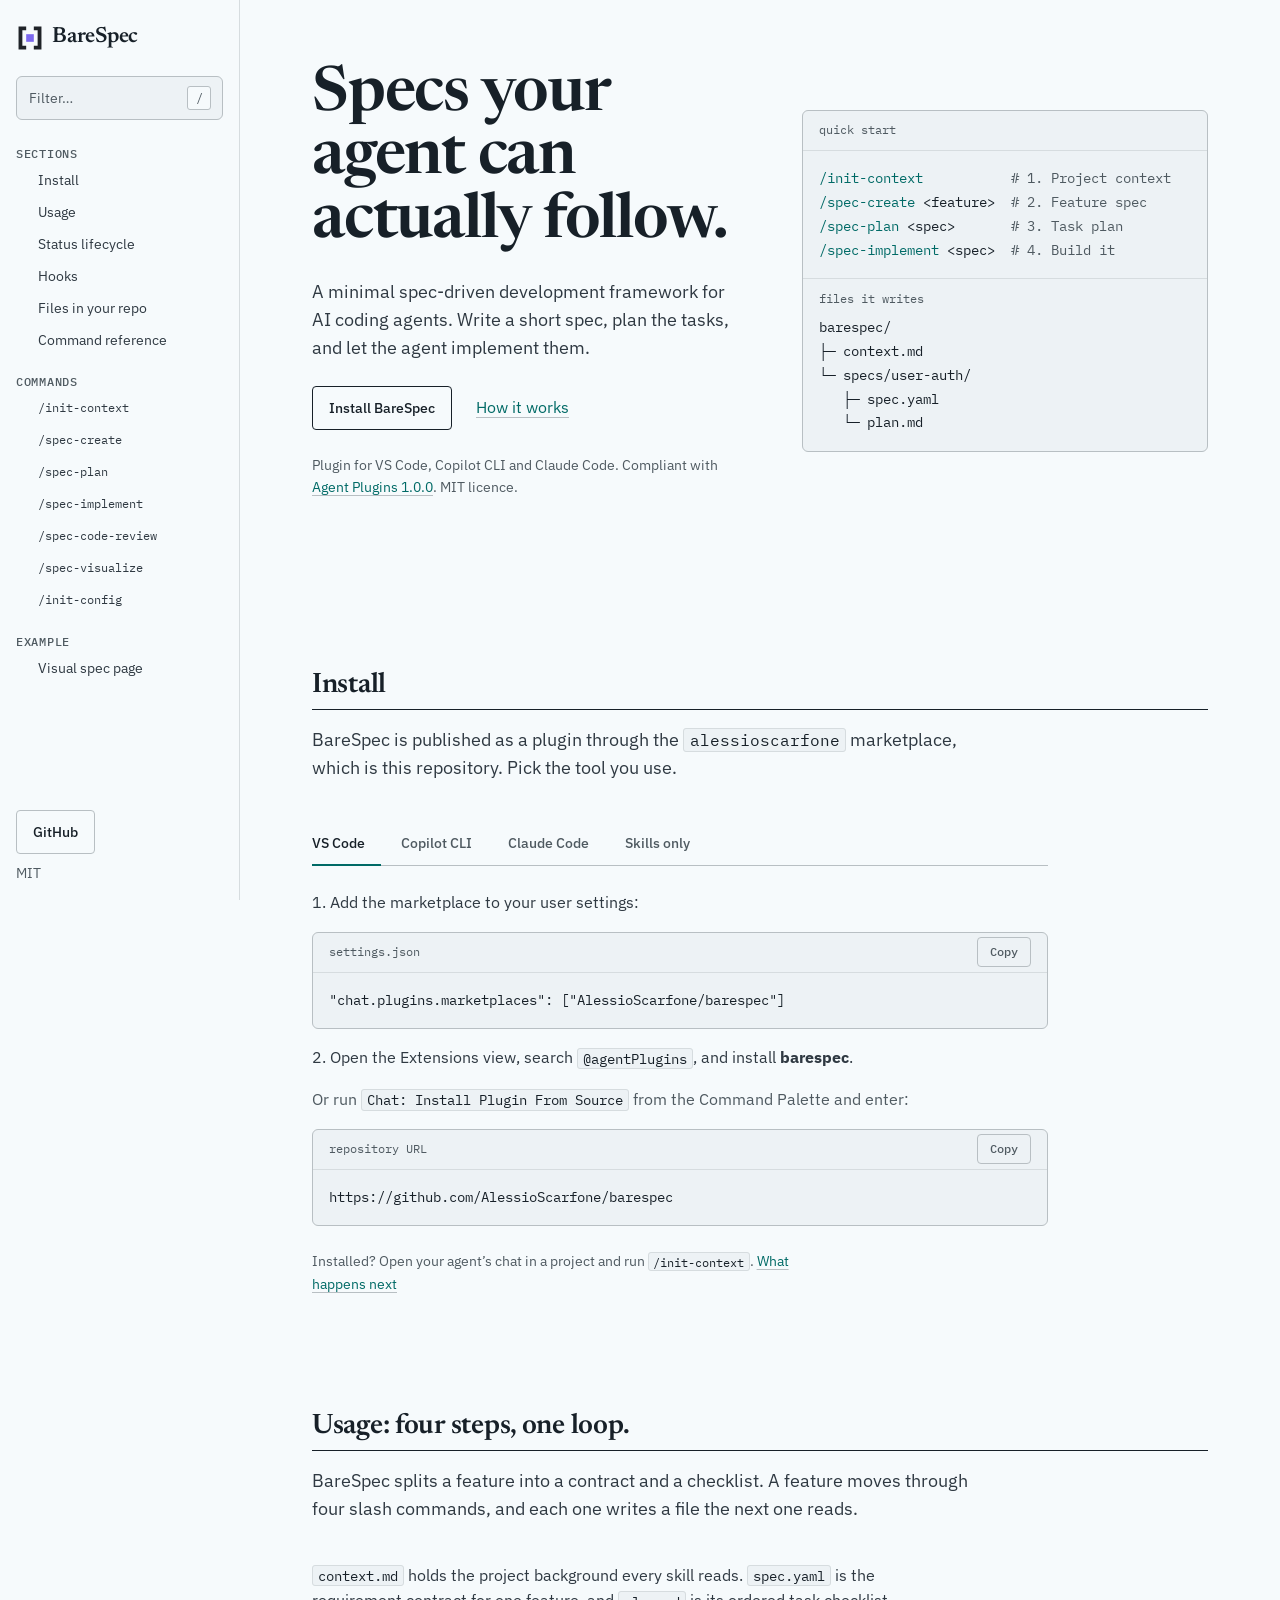
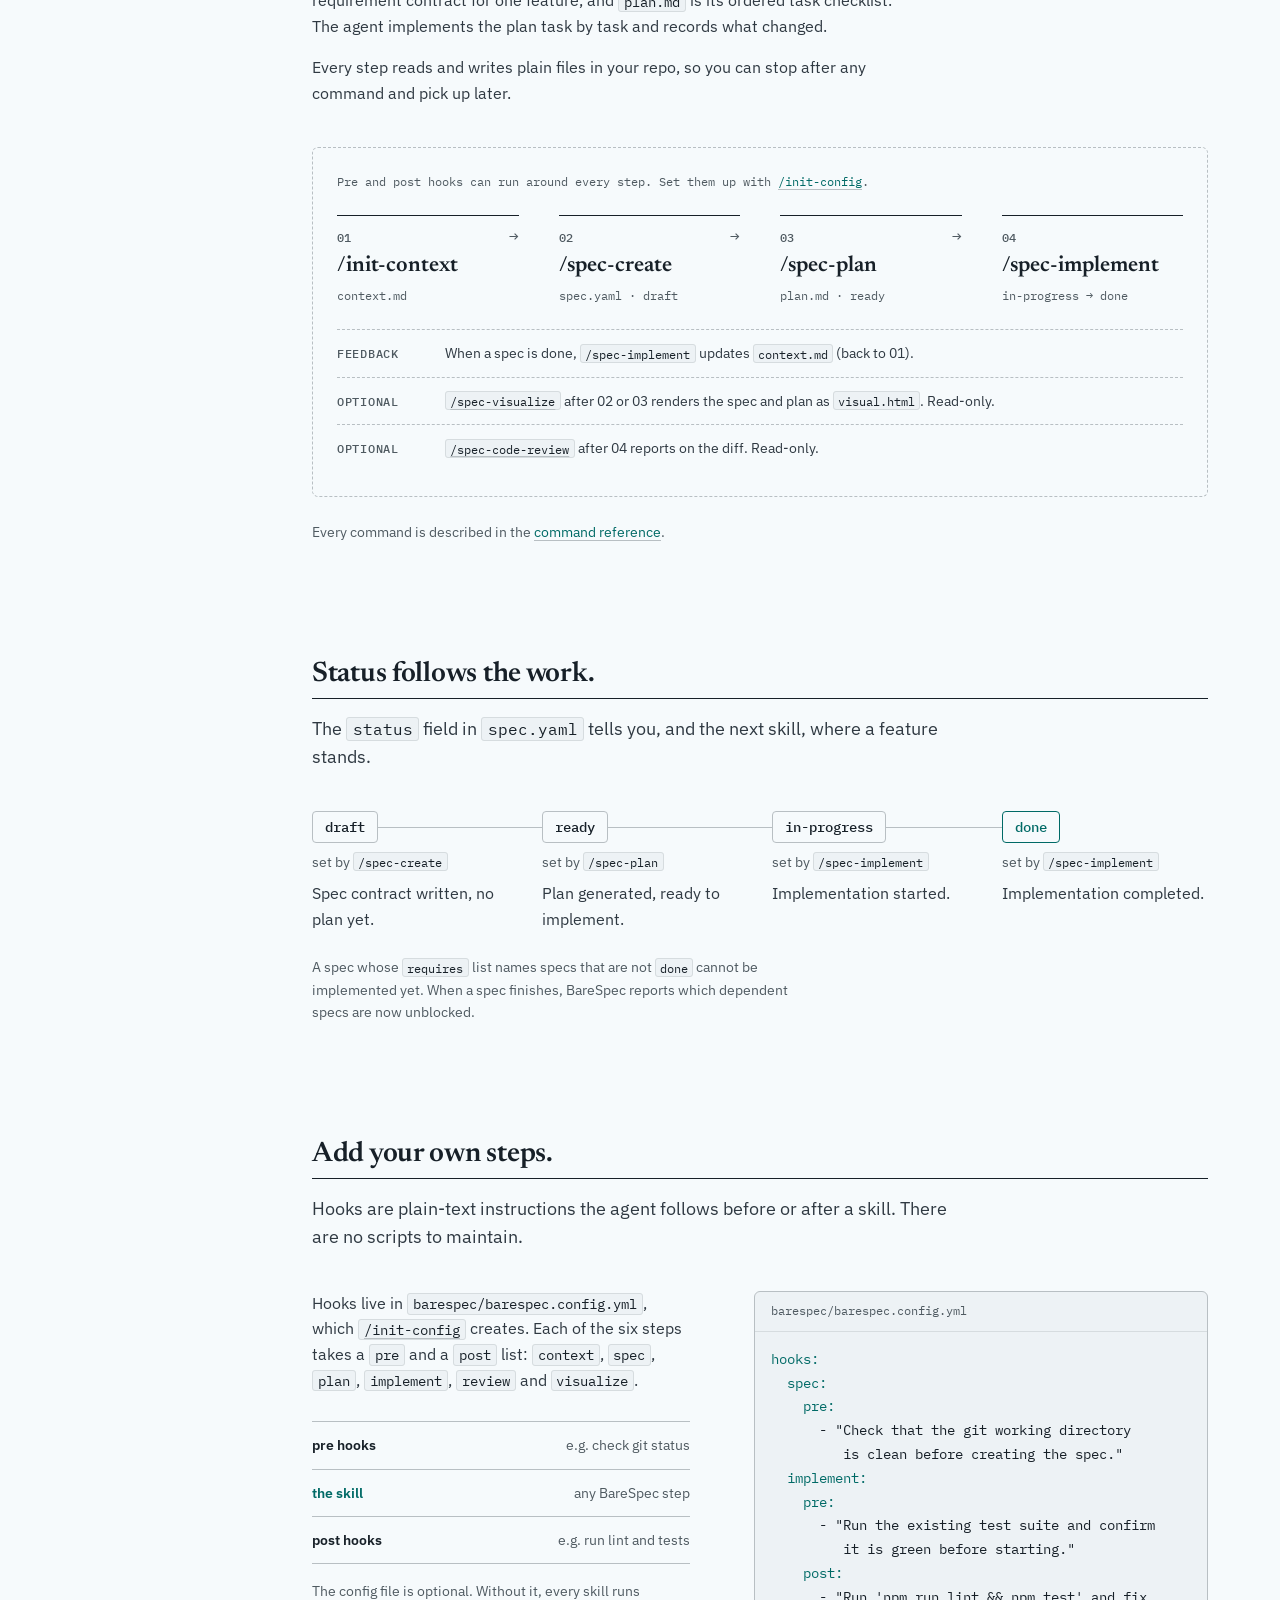
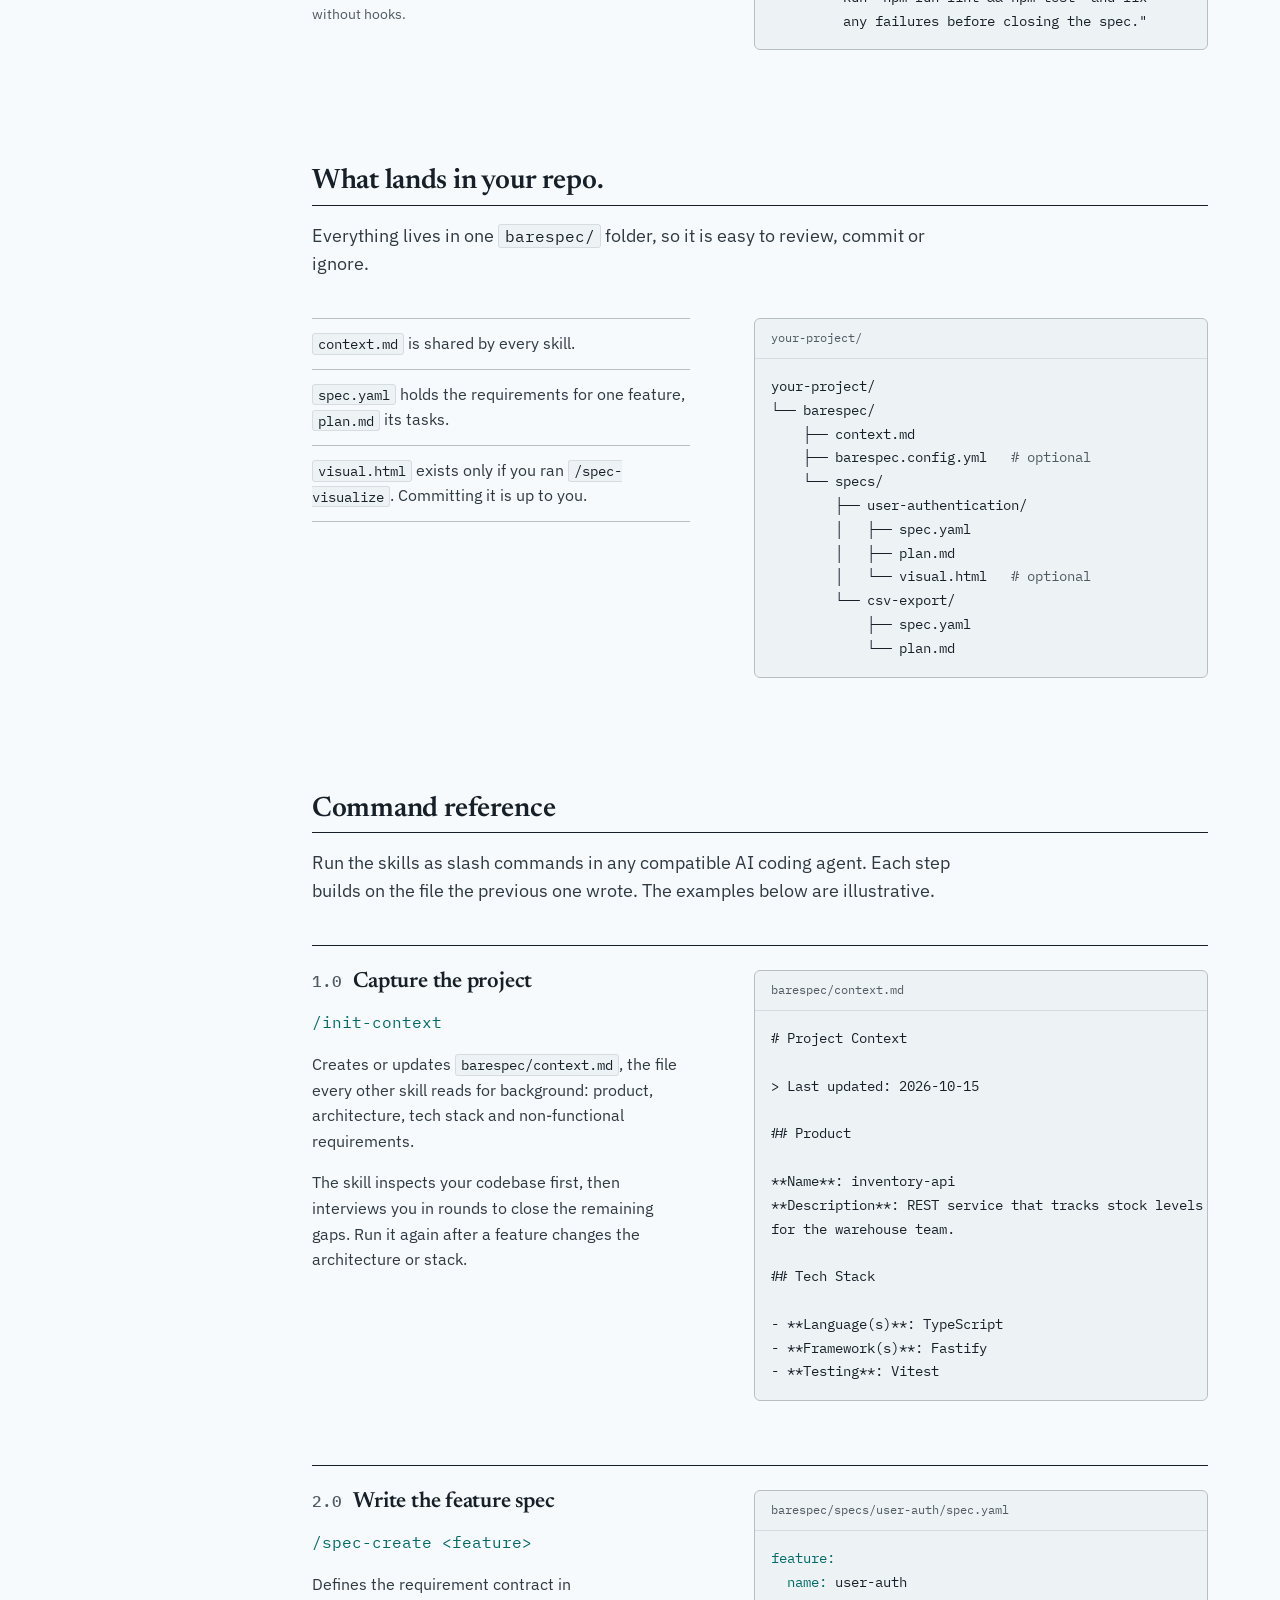
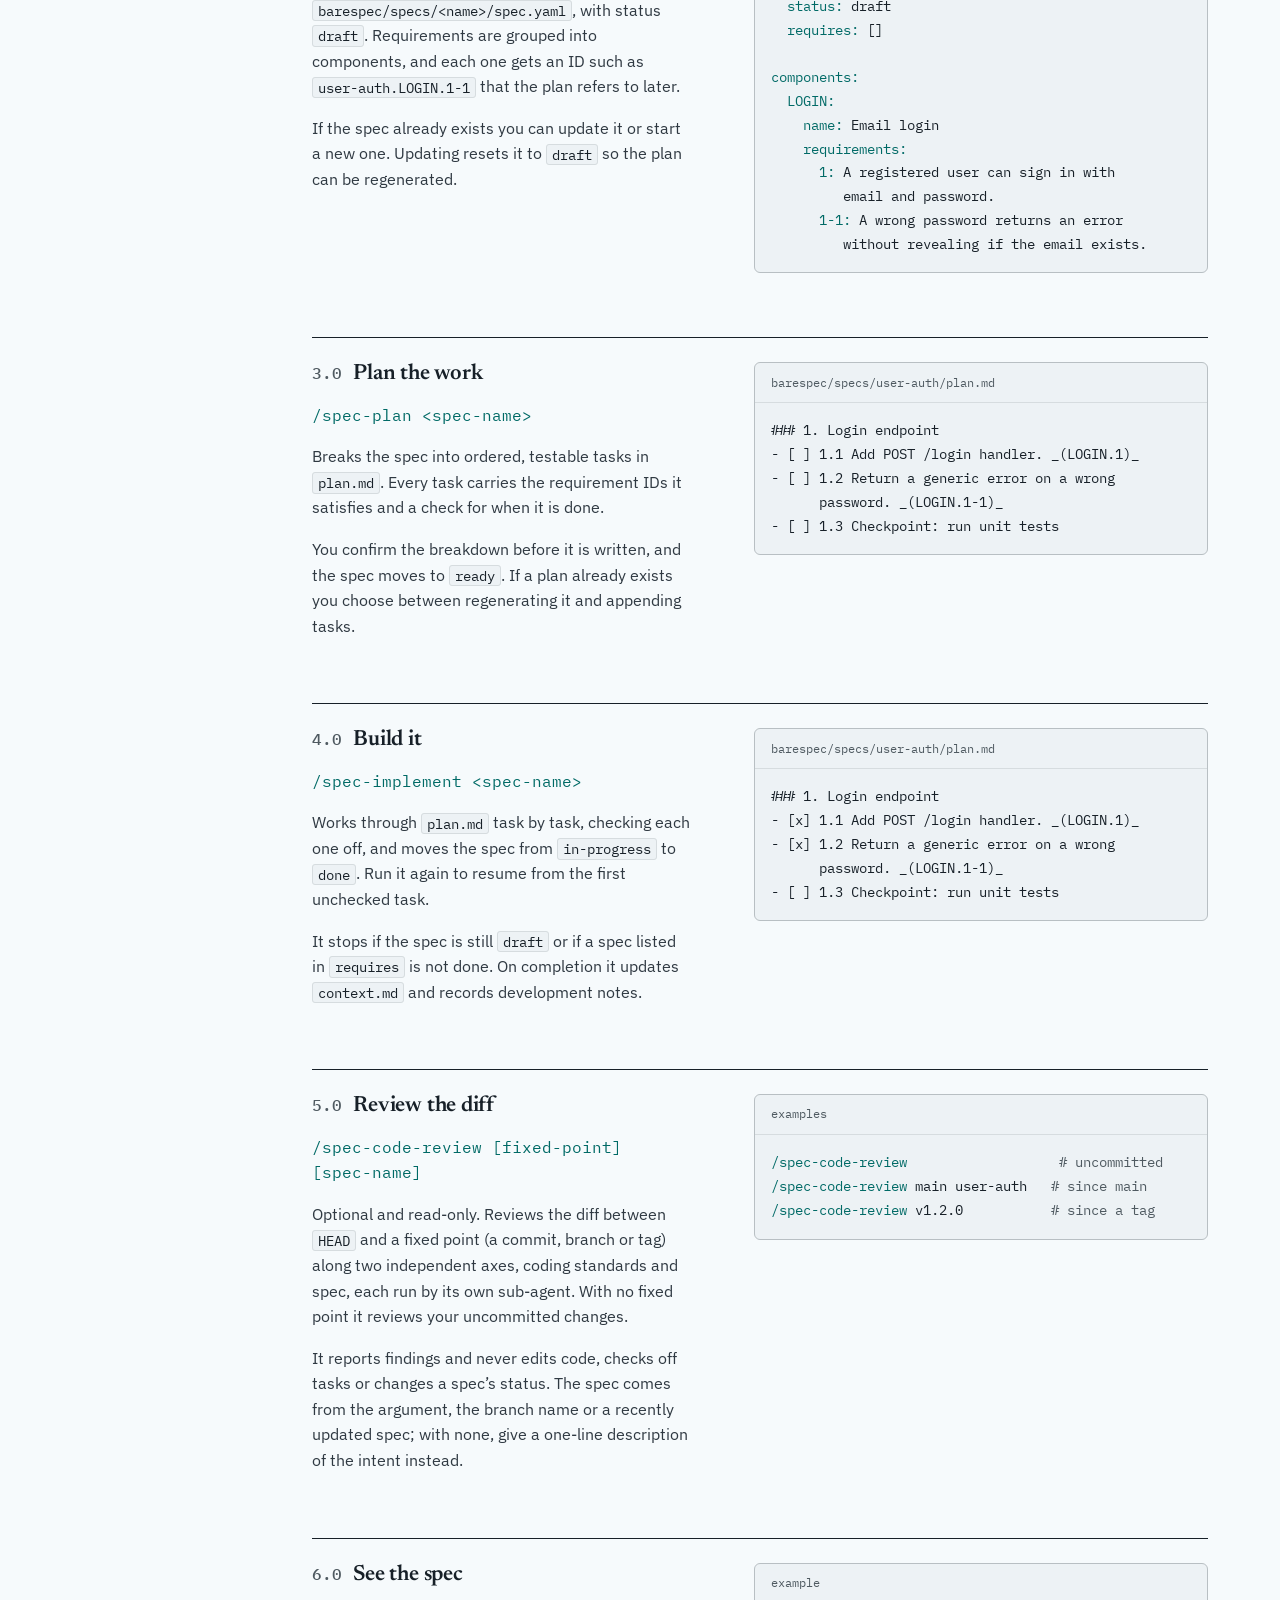
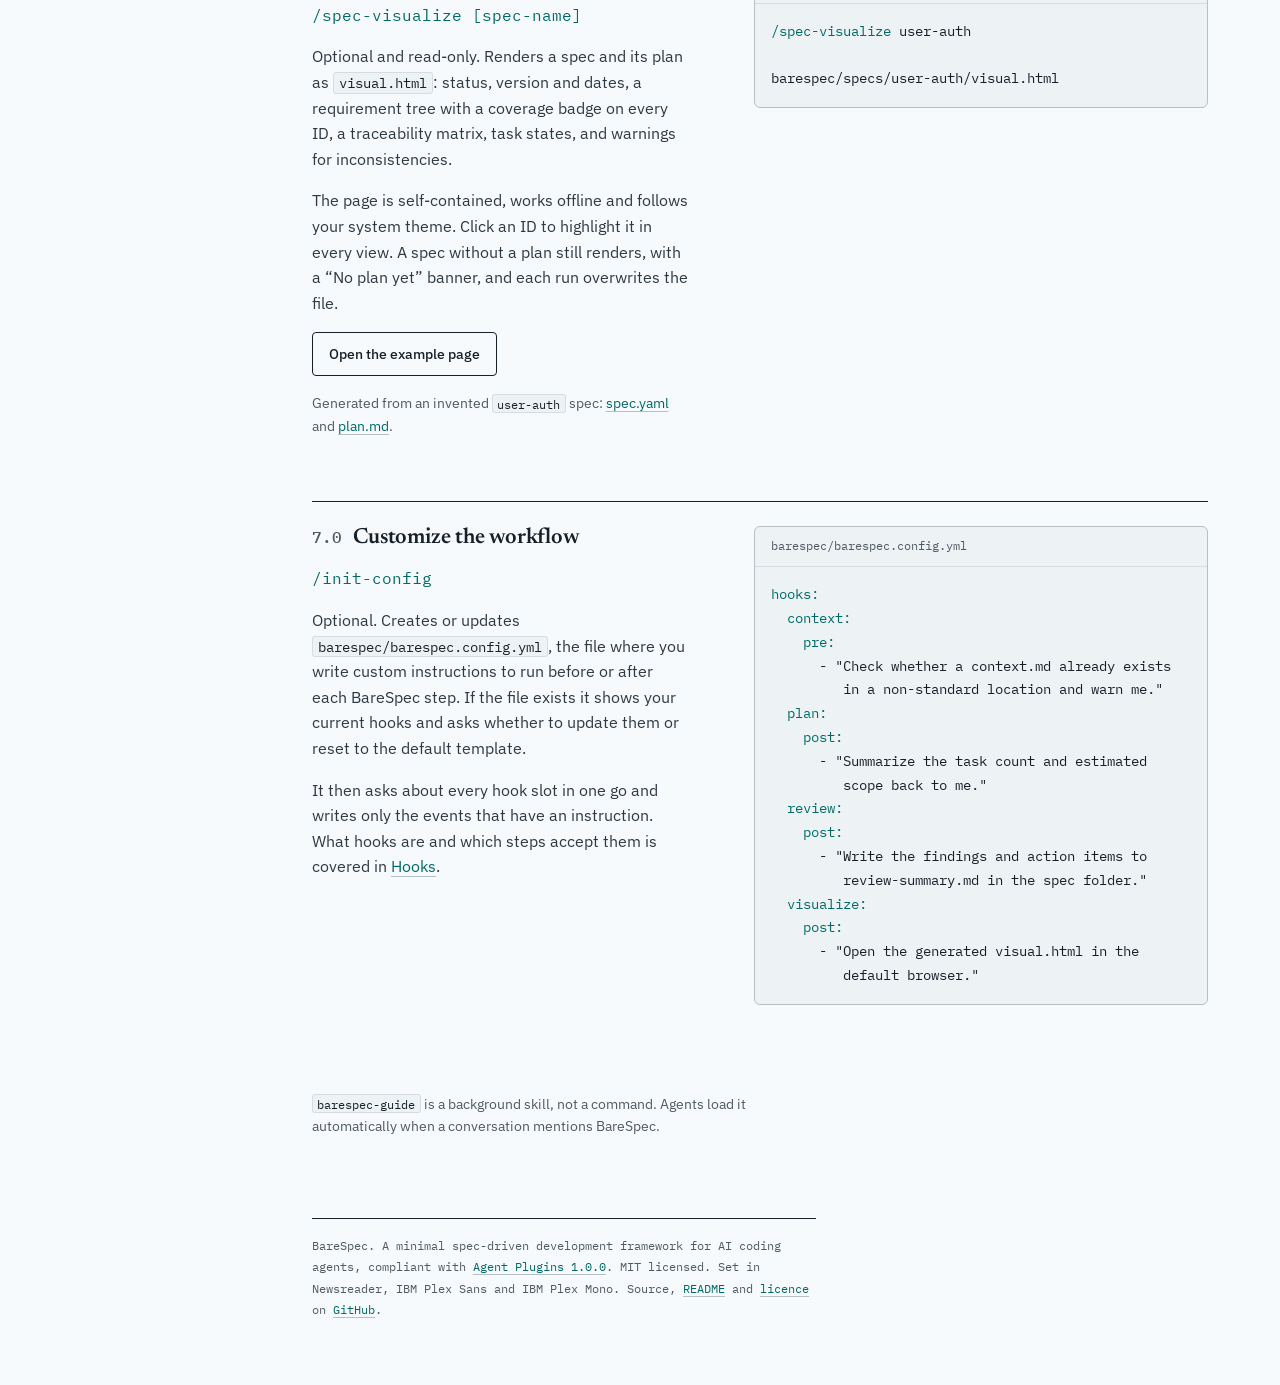
<file: public/index.html>
<!doctype html>
<html lang="en">
<head>
  <meta charset="utf-8">
  <meta name="viewport" content="width=device-width, initial-scale=1, viewport-fit=cover">
  <title>BareSpec — spec-driven development for AI coding agents</title>
  <meta name="description" content="BareSpec is a minimal spec-driven development framework for AI coding agents. Write a spec, plan the tasks, let the agent implement them.">
  <meta name="color-scheme" content="light dark">
  <meta name="theme-color" content="#fafbfc" media="(prefers-color-scheme: light)">
  <meta name="theme-color" content="#1b1d20" media="(prefers-color-scheme: dark)">
  <link rel="canonical" href="https://alessioscarfone.github.io/barespec/">
  <meta property="og:type" content="website">
  <meta property="og:title" content="BareSpec — spec-driven development for AI coding agents">
  <meta property="og:description" content="Write a spec, plan the tasks, let the agent implement them. A plugin for VS Code, Copilot CLI and Claude Code.">
  <meta property="og:url" content="https://alessioscarfone.github.io/barespec/">
  <link rel="icon" type="image/svg+xml" href="assets/barespec-logo.svg" media="(prefers-color-scheme: light)">
  <link rel="icon" type="image/svg+xml" href="assets/barespec-logo-dark.svg" media="(prefers-color-scheme: dark)">
  <link rel="preconnect" href="https://fonts.googleapis.com">
  <link rel="preconnect" href="https://fonts.gstatic.com" crossorigin>
  <link href="https://fonts.googleapis.com/css2?family=Newsreader:wght@500;600;700&family=IBM+Plex+Sans:wght@400;500;600&family=IBM+Plex+Mono:wght@400;500;600&display=swap" rel="stylesheet">
  <link rel="stylesheet" href="tokens.css">
  <link rel="stylesheet" href="styles.css">
  <script>document.documentElement.classList.add("js")</script>
  <script src="script.js" defer></script>
</head>
<body>
  <a class="skip" href="#main">Skip to content</a>

  <header class="topbar" id="topbar">
    <a class="rail__brand" href="#top" aria-label="BareSpec, back to top">
      <picture>
        <source media="(prefers-color-scheme: dark)" srcset="assets/barespec-logo-dark.svg">
        <img src="assets/barespec-logo.svg" alt="" width="28" height="28">
      </picture>
      <span class="wordmark">BareSpec</span>
    </a>
    <button class="btn btn--line" id="menu" type="button" aria-expanded="false" aria-controls="rail">Menu</button>
  </header>

  <aside class="rail" id="rail" aria-label="Page navigation">
    <div class="rail__head">
      <a class="rail__brand" href="#top" aria-label="BareSpec, back to top">
        <picture>
          <source media="(prefers-color-scheme: dark)" srcset="assets/barespec-logo-dark.svg">
          <img src="assets/barespec-logo.svg" alt="" width="28" height="28">
        </picture>
        <span class="wordmark">BareSpec</span>
      </a>
      <button class="btn btn--line rail__close" id="rail-close" type="button">Close</button>
    </div>

    <div class="rail__search">
      <label class="sr-only" for="rail-filter">Filter sections and commands</label>
      <input class="rail__input" id="rail-filter" type="search" placeholder="Filter…" autocomplete="off" spellcheck="false">
      <kbd class="rail__kbd" aria-hidden="true">/</kbd>
    </div>

    <nav class="rail__nav" aria-label="Sections and commands">
      <div class="rail__sec">
        <p class="rail__group">Sections</p>
        <ul class="rail__list">
          <li><a class="rail__link" href="#install">Install</a></li>
          <li><a class="rail__link" href="#usage">Usage</a></li>
          <li><a class="rail__link" href="#lifecycle">Status lifecycle</a></li>
          <li><a class="rail__link" href="#hooks">Hooks</a></li>
          <li><a class="rail__link" href="#files">Files in your repo</a></li>
          <li><a class="rail__link" href="#commands">Command reference</a></li>
        </ul>
      </div>
      <div class="rail__sec">
        <p class="rail__group">Commands</p>
        <ul class="rail__list">
          <li><a class="rail__link rail__link--cmd" href="#stage-context">/init-context</a></li>
          <li><a class="rail__link rail__link--cmd" href="#stage-spec">/spec-create</a></li>
          <li><a class="rail__link rail__link--cmd" href="#stage-plan">/spec-plan</a></li>
          <li><a class="rail__link rail__link--cmd" href="#stage-implement">/spec-implement</a></li>
          <li><a class="rail__link rail__link--cmd" href="#opt-review">/spec-code-review</a></li>
          <li><a class="rail__link rail__link--cmd" href="#opt-visualize">/spec-visualize</a></li>
          <li><a class="rail__link rail__link--cmd" href="#stage-config">/init-config</a></li>
        </ul>
      </div>
      <div class="rail__sec">
        <p class="rail__group">Example</p>
        <ul class="rail__list">
          <li><a class="rail__link" href="example/visual.html">Visual spec page</a></li>
        </ul>
      </div>
      <p class="rail__empty" id="rail-empty" hidden>No match. Try “install” or “hooks”.</p>
    </nav>

    <div class="rail__foot">
      <a class="btn btn--line" href="https://github.com/AlessioScarfone/barespec">GitHub</a>
      <span class="muted">MIT</span>
    </div>
  </aside>

  <div class="page">
    <main id="main">

      <!-- Hero -->
      <section class="hero wrap" id="top" aria-labelledby="hero-title">
        <div class="hero__copy">
          <h1 id="hero-title">Specs your agent can actually follow.</h1>
          <p class="lede">A minimal spec-driven development framework for AI coding agents. Write a short spec, plan the tasks, and let the agent implement them.</p>
          <div class="hero__cta">
            <a class="btn btn--primary" href="#install">Install BareSpec</a>
            <a class="link" href="#usage">How it works</a>
          </div>
          <p class="hero__meta">Plugin for VS Code, Copilot CLI and Claude Code. Compliant with <a class="link" href="https://agent-plugins.org/">Agent Plugins 1.0.0</a>. MIT licence.</p>
        </div>

        <div class="hero__demo">
          <figure class="code" aria-label="Quick start commands">
            <figcaption class="code__bar"><span class="code__name">quick start</span></figcaption>
<pre class="code__pre"><code><span class="k">/init-context</span>           <span class="c"># 1. Project context</span>
<span class="k">/spec-create</span> &lt;feature&gt;  <span class="c"># 2. Feature spec</span>
<span class="k">/spec-plan</span> &lt;spec&gt;       <span class="c"># 3. Task plan</span>
<span class="k">/spec-implement</span> &lt;spec&gt;  <span class="c"># 4. Build it</span></code></pre>
            <div class="code__split">
              <span class="code__name">files it writes</span>
<pre class="code__pre code__pre--flush"><code>barespec/
├─ context.md
└─ specs/user-auth/
   ├─ spec.yaml
   └─ plan.md</code></pre>
            </div>
          </figure>
        </div>
      </section>

      <!-- Install -->
      <section class="section wrap" id="install" aria-labelledby="install-title">
        <h2 class="sticky-head" id="install-title">Install</h2>
        <p class="lede">BareSpec is published as a plugin through the <code>alessioscarfone</code> marketplace, which is this repository. Pick the tool you use.</p>

        <div class="tabs" data-tabs>
          <div class="tablist" role="tablist" aria-label="Installation method">
            <button class="tab" role="tab" id="tab-vscode" aria-controls="panel-vscode" aria-selected="true" type="button">VS Code</button>
            <button class="tab" role="tab" id="tab-cli" aria-controls="panel-cli" aria-selected="false" tabindex="-1" type="button">Copilot CLI</button>
            <button class="tab" role="tab" id="tab-claude" aria-controls="panel-claude" aria-selected="false" tabindex="-1" type="button">Claude Code</button>
            <button class="tab" role="tab" id="tab-skills" aria-controls="panel-skills" aria-selected="false" tabindex="-1" type="button">Skills only</button>
          </div>

          <div class="panel" role="tabpanel" id="panel-vscode" aria-labelledby="tab-vscode" tabindex="0">
            <h3 class="panel__title">VS Code (GitHub Copilot)</h3>
            <p class="panel__step">1. Add the marketplace to your user settings:</p>
            <figure class="code">
              <figcaption class="code__bar"><span class="code__name">settings.json</span><button class="copy" type="button" data-copy>Copy</button></figcaption>
<pre class="code__pre"><code>"chat.plugins.marketplaces": ["AlessioScarfone/barespec"]</code></pre>
            </figure>
            <p class="panel__step">2. Open the Extensions view, search <code>@agentPlugins</code>, and install <strong>barespec</strong>.</p>
            <p class="panel__alt">Or run <code>Chat: Install Plugin From Source</code> from the Command Palette and enter:</p>
            <figure class="code">
              <figcaption class="code__bar"><span class="code__name">repository URL</span><button class="copy" type="button" data-copy>Copy</button></figcaption>
<pre class="code__pre"><code>https://github.com/AlessioScarfone/barespec</code></pre>
            </figure>
          </div>

          <div class="panel" role="tabpanel" id="panel-cli" aria-labelledby="tab-cli" tabindex="0">
            <h3 class="panel__title">GitHub Copilot CLI</h3>
            <figure class="code">
              <figcaption class="code__bar"><span class="code__name">terminal</span><button class="copy" type="button" data-copy>Copy</button></figcaption>
<pre class="code__pre"><code>copilot plugin marketplace add AlessioScarfone/barespec
copilot plugin install barespec@alessioscarfone</code></pre>
            </figure>
          </div>

          <div class="panel" role="tabpanel" id="panel-claude" aria-labelledby="tab-claude" tabindex="0">
            <h3 class="panel__title">Claude Code</h3>
            <figure class="code">
              <figcaption class="code__bar"><span class="code__name">claude code</span><button class="copy" type="button" data-copy>Copy</button></figcaption>
<pre class="code__pre"><code>/plugin marketplace add AlessioScarfone/barespec
/plugin install barespec@alessioscarfone</code></pre>
            </figure>
            <p class="panel__alt">In Claude Code, plugin skills are namespaced: use <code>/barespec:spec-create</code> instead of <code>/spec-create</code>.</p>
          </div>

          <div class="panel" role="tabpanel" id="panel-skills" aria-labelledby="tab-skills" tabindex="0">
            <h3 class="panel__title">Skills only (any agent)</h3>
            <figure class="code">
              <figcaption class="code__bar"><span class="code__name">terminal</span><button class="copy" type="button" data-copy>Copy</button></figcaption>
<pre class="code__pre"><code>npx skills add AlessioScarfone/barespec</code></pre>
            </figure>
            <p class="panel__alt">Installs the skills without the plugin, for any agent that supports them.</p>
          </div>
        </div>

        <p class="note">Installed? Open your agent’s chat in a project and run <code>/init-context</code>. <a class="link" href="#usage">What happens next</a></p>
      </section>

      <!-- Usage: what BareSpec is and how it works -->
      <section class="section wrap" id="usage" aria-labelledby="usage-title">
        <h2 class="sticky-head" id="usage-title">Usage: four steps, one loop.</h2>
        <p class="lede">BareSpec splits a feature into a contract and a checklist. A feature moves through four slash commands, and each one writes a file the next one reads.</p>

        <div class="intro">
          <p><code>context.md</code> holds the project background every skill reads. <code>spec.yaml</code> is the requirement contract for one feature, and <code>plan.md</code> is its ordered task checklist. The agent implements the plan task by task and records what changed.</p>
          <p>Every step reads and writes plain files in your repo, so you can stop after any command and pick up later.</p>
        </div>

        <figure class="diagram" aria-label="BareSpec workflow">
          <p class="diagram__zone">Pre and post hooks can run around every step. Set them up with <a class="link" href="#stage-config"><code>/init-config</code></a>.</p>

          <ol class="flow">
            <li class="flow__step">
              <span class="flow__n">01</span>
              <a class="flow__cmd" href="#stage-context">/init-context</a>
              <span class="flow__out">context.md</span>
            </li>
            <li class="flow__step">
              <span class="flow__n">02</span>
              <a class="flow__cmd" href="#stage-spec">/spec-create</a>
              <span class="flow__out">spec.yaml · draft</span>
            </li>
            <li class="flow__step">
              <span class="flow__n">03</span>
              <a class="flow__cmd" href="#stage-plan">/spec-plan</a>
              <span class="flow__out">plan.md · ready</span>
            </li>
            <li class="flow__step">
              <span class="flow__n">04</span>
              <a class="flow__cmd" href="#stage-implement">/spec-implement</a>
              <span class="flow__out">in-progress → done</span>
            </li>
          </ol>

          <ul class="diagram__list">
            <li><span class="diagram__tag">Feedback</span><span>When a spec is done, <code>/spec-implement</code> updates <code>context.md</code> (back to 01).</span></li>
            <li><span class="diagram__tag">Optional</span><span><a class="link" href="#opt-visualize"><code>/spec-visualize</code></a> after 02 or 03 renders the spec and plan as <code>visual.html</code>. Read-only.</span></li>
            <li><span class="diagram__tag">Optional</span><span><a class="link" href="#opt-review"><code>/spec-code-review</code></a> after 04 reports on the diff. Read-only.</span></li>
          </ul>
        </figure>

        <p class="note">Every command is described in the <a class="link" href="#commands">command reference</a>.</p>
      </section>

      <!-- Lifecycle -->
      <section class="section wrap" id="lifecycle" aria-labelledby="life-title">
        <h2 class="sticky-head" id="life-title">Status follows the work.</h2>
        <p class="lede">The <code>status</code> field in <code>spec.yaml</code> tells you, and the next skill, where a feature stands.</p>
        <ol class="life">
          <li class="life__item">
            <span class="chip">draft</span>
            <p class="life__by">set by <code>/spec-create</code></p>
            <p>Spec contract written, no plan yet.</p>
          </li>
          <li class="life__item">
            <span class="chip">ready</span>
            <p class="life__by">set by <code>/spec-plan</code></p>
            <p>Plan generated, ready to implement.</p>
          </li>
          <li class="life__item">
            <span class="chip">in-progress</span>
            <p class="life__by">set by <code>/spec-implement</code></p>
            <p>Implementation started.</p>
          </li>
          <li class="life__item">
            <span class="chip">done</span>
            <p class="life__by">set by <code>/spec-implement</code></p>
            <p>Implementation completed.</p>
          </li>
        </ol>
        <p class="note">A spec whose <code>requires</code> list names specs that are not <code>done</code> cannot be implemented yet. When a spec finishes, BareSpec reports which dependent specs are now unblocked.</p>
      </section>

      <!-- Hooks -->
      <section class="section wrap" id="hooks" aria-labelledby="hooks-title">
        <h2 class="sticky-head" id="hooks-title">Add your own steps.</h2>
        <p class="lede">Hooks are plain-text instructions the agent follows before or after a skill. There are no scripts to maintain.</p>
        <div class="hooks">
          <div class="hooks__text">
            <p>Hooks live in <code>barespec/barespec.config.yml</code>, which <a class="link" href="#stage-config"><code>/init-config</code></a> creates. Each of the six steps takes a <code>pre</code> and a <code>post</code> list: <code>context</code>, <code>spec</code>, <code>plan</code>, <code>implement</code>, <code>review</code> and <code>visualize</code>.</p>
            <ol class="hookflow" aria-label="Hook order">
              <li><span class="hookflow__t">pre hooks</span><span class="hookflow__d">e.g. check git status</span></li>
              <li><span class="hookflow__t">the skill</span><span class="hookflow__d">any BareSpec step</span></li>
              <li><span class="hookflow__t">post hooks</span><span class="hookflow__d">e.g. run lint and tests</span></li>
            </ol>
            <p class="muted">The config file is optional. Without it, every skill runs without hooks.</p>
          </div>
          <figure class="code">
            <figcaption class="code__bar"><span class="code__name">barespec/barespec.config.yml</span></figcaption>
<pre class="code__pre"><code><span class="k">hooks:</span>
  <span class="k">spec:</span>
    <span class="k">pre:</span>
      - "Check that the git working directory
         is clean before creating the spec."
  <span class="k">implement:</span>
    <span class="k">pre:</span>
      - "Run the existing test suite and confirm
         it is green before starting."
    <span class="k">post:</span>
      - "Run 'npm run lint &amp;&amp; npm test' and fix
         any failures before closing the spec."</code></pre>
          </figure>
        </div>
      </section>

      <!-- Files -->
      <section class="section wrap" id="files" aria-labelledby="files-title">
        <h2 class="sticky-head" id="files-title">What lands in your repo.</h2>
        <p class="lede">Everything lives in one <code>barespec/</code> folder, so it is easy to review, commit or ignore.</p>
        <div class="hooks">
          <ul class="plain">
            <li><code>context.md</code> is shared by every skill.</li>
            <li><code>spec.yaml</code> holds the requirements for one feature, <code>plan.md</code> its tasks.</li>
            <li><code>visual.html</code> exists only if you ran <code>/spec-visualize</code>. Committing it is up to you.</li>
          </ul>
          <figure class="code">
            <figcaption class="code__bar"><span class="code__name">your-project/</span></figcaption>
<pre class="code__pre"><code>your-project/
└── barespec/
    ├── context.md
    ├── barespec.config.yml   <span class="c"># optional</span>
    └── specs/
        ├── user-authentication/
        │   ├── spec.yaml
        │   ├── plan.md
        │   └── visual.html   <span class="c"># optional</span>
        └── csv-export/
            ├── spec.yaml
            └── plan.md</code></pre>
          </figure>
        </div>
      </section>

      <!-- Command reference -->
      <section class="section wrap" id="commands" aria-labelledby="commands-title">
        <h2 class="sticky-head" id="commands-title">Command reference</h2>
        <p class="lede">Run the skills as slash commands in any compatible AI coding agent. Each step builds on the file the previous one wrote. The examples below are illustrative.</p>

        <article class="stage" id="stage-context" data-stage>
          <div class="stage__text">
            <h3 class="stage__title"><span class="stage__n">1.0</span> Capture the project</h3>
            <p class="stage__cmd"><code>/init-context</code></p>
            <p>Creates or updates <code>barespec/context.md</code>, the file every other skill reads for background: product, architecture, tech stack and non-functional requirements.</p>
            <p>The skill inspects your codebase first, then interviews you in rounds to close the remaining gaps. Run it again after a feature changes the architecture or stack.</p>
          </div>
          <figure class="code">
            <figcaption class="code__bar"><span class="code__name">barespec/context.md</span></figcaption>
<pre class="code__pre"><code># Project Context

&gt; Last updated: 2026-10-15

## Product

**Name**: inventory-api
**Description**: REST service that tracks stock levels
for the warehouse team.

## Tech Stack

- **Language(s)**: TypeScript
- **Framework(s)**: Fastify
- **Testing**: Vitest</code></pre>
          </figure>
        </article>

        <article class="stage" id="stage-spec" data-stage>
          <div class="stage__text">
            <h3 class="stage__title"><span class="stage__n">2.0</span> Write the feature spec</h3>
            <p class="stage__cmd"><code>/spec-create &lt;feature&gt;</code></p>
            <p>Defines the requirement contract in <code>barespec/specs/&lt;name&gt;/spec.yaml</code>, with status <code>draft</code>. Requirements are grouped into components, and each one gets an ID such as <code>user-auth.LOGIN.1-1</code> that the plan refers to later.</p>
            <p>If the spec already exists you can update it or start a new one. Updating resets it to <code>draft</code> so the plan can be regenerated.</p>
          </div>
          <figure class="code">
            <figcaption class="code__bar"><span class="code__name">barespec/specs/user-auth/spec.yaml</span></figcaption>
<pre class="code__pre"><code><span class="k">feature:</span>
  <span class="k">name:</span> user-auth
  <span class="k">status:</span> draft
  <span class="k">requires:</span> []

<span class="k">components:</span>
  <span class="k">LOGIN:</span>
    <span class="k">name:</span> Email login
    <span class="k">requirements:</span>
      <span class="k">1:</span> A registered user can sign in with
         email and password.
      <span class="k">1-1:</span> A wrong password returns an error
         without revealing if the email exists.</code></pre>
          </figure>
        </article>

        <article class="stage" id="stage-plan" data-stage>
          <div class="stage__text">
            <h3 class="stage__title"><span class="stage__n">3.0</span> Plan the work</h3>
            <p class="stage__cmd"><code>/spec-plan &lt;spec-name&gt;</code></p>
            <p>Breaks the spec into ordered, testable tasks in <code>plan.md</code>. Every task carries the requirement IDs it satisfies and a check for when it is done.</p>
            <p>You confirm the breakdown before it is written, and the spec moves to <code>ready</code>. If a plan already exists you choose between regenerating it and appending tasks.</p>
          </div>
          <figure class="code">
            <figcaption class="code__bar"><span class="code__name">barespec/specs/user-auth/plan.md</span></figcaption>
<pre class="code__pre"><code>### 1. Login endpoint
- [ ] 1.1 Add POST /login handler. _(LOGIN.1)_
- [ ] 1.2 Return a generic error on a wrong
      password. _(LOGIN.1-1)_
- [ ] 1.3 Checkpoint: run unit tests</code></pre>
          </figure>
        </article>

        <article class="stage" id="stage-implement" data-stage>
          <div class="stage__text">
            <h3 class="stage__title"><span class="stage__n">4.0</span> Build it</h3>
            <p class="stage__cmd"><code>/spec-implement &lt;spec-name&gt;</code></p>
            <p>Works through <code>plan.md</code> task by task, checking each one off, and moves the spec from <code>in-progress</code> to <code>done</code>. Run it again to resume from the first unchecked task.</p>
            <p>It stops if the spec is still <code>draft</code> or if a spec listed in <code>requires</code> is not done. On completion it updates <code>context.md</code> and records development notes.</p>
          </div>
          <figure class="code">
            <figcaption class="code__bar"><span class="code__name">barespec/specs/user-auth/plan.md</span></figcaption>
<pre class="code__pre"><code>### 1. Login endpoint
- [x] 1.1 Add POST /login handler. _(LOGIN.1)_
- [x] 1.2 Return a generic error on a wrong
      password. _(LOGIN.1-1)_
- [ ] 1.3 Checkpoint: run unit tests</code></pre>
          </figure>
        </article>

        <article class="stage" id="opt-review" data-stage>
          <div class="stage__text">
            <h3 class="stage__title"><span class="stage__n">5.0</span> Review the diff</h3>
            <p class="stage__cmd"><code>/spec-code-review [fixed-point] [spec-name]</code></p>
            <p>Optional and read-only. Reviews the diff between <code>HEAD</code> and a fixed point (a commit, branch or tag) along two independent axes, coding standards and spec, each run by its own sub-agent. With no fixed point it reviews your uncommitted changes.</p>
            <p>It reports findings and never edits code, checks off tasks or changes a spec’s status. The spec comes from the argument, the branch name or a recently updated spec; with none, give a one-line description of the intent instead.</p>
          </div>
          <figure class="code">
            <figcaption class="code__bar"><span class="code__name">examples</span></figcaption>
<pre class="code__pre"><code><span class="k">/spec-code-review</span>                   <span class="c"># uncommitted</span>
<span class="k">/spec-code-review</span> main user-auth   <span class="c"># since main</span>
<span class="k">/spec-code-review</span> v1.2.0           <span class="c"># since a tag</span></code></pre>
          </figure>
        </article>

        <article class="stage" id="opt-visualize" data-stage>
          <div class="stage__text">
            <h3 class="stage__title"><span class="stage__n">6.0</span> See the spec</h3>
            <p class="stage__cmd"><code>/spec-visualize [spec-name]</code></p>
            <p>Optional and read-only. Renders a spec and its plan as <code>visual.html</code>: status, version and dates, a requirement tree with a coverage badge on every ID, a traceability matrix, task states, and warnings for inconsistencies.</p>
            <p>The page is self-contained, works offline and follows your system theme. Click an ID to highlight it in every view. A spec without a plan still renders, with a “No plan yet” banner, and each run overwrites the file.</p>
            <p><a class="btn btn--primary" href="example/visual.html">Open the example page</a></p>
            <p class="muted">Generated from an invented <code>user-auth</code> spec: <a class="link" href="https://github.com/AlessioScarfone/barespec/blob/main/public/example/spec.yaml">spec.yaml</a> and <a class="link" href="example/plan.md">plan.md</a>.</p>
          </div>
          <figure class="code">
            <figcaption class="code__bar"><span class="code__name">example</span></figcaption>
<pre class="code__pre"><code><span class="k">/spec-visualize</span> user-auth

barespec/specs/user-auth/visual.html</code></pre>
          </figure>
        </article>

        <article class="stage" id="stage-config" data-stage>
          <div class="stage__text">
            <h3 class="stage__title"><span class="stage__n">7.0</span> Customize the workflow</h3>
            <p class="stage__cmd"><code>/init-config</code></p>
            <p>Optional. Creates or updates <code>barespec/barespec.config.yml</code>, the file where you write custom instructions to run before or after each BareSpec step. If the file exists it shows your current hooks and asks whether to update them or reset to the default template.</p>
            <p>It then asks about every hook slot in one go and writes only the events that have an instruction. What hooks are and which steps accept them is covered in <a class="link" href="#hooks">Hooks</a>.</p>
          </div>
          <figure class="code">
            <figcaption class="code__bar"><span class="code__name">barespec/barespec.config.yml</span></figcaption>
<pre class="code__pre"><code><span class="k">hooks:</span>
  <span class="k">context:</span>
    <span class="k">pre:</span>
      - "Check whether a context.md already exists
         in a non-standard location and warn me."
  <span class="k">plan:</span>
    <span class="k">post:</span>
      - "Summarize the task count and estimated
         scope back to me."
  <span class="k">review:</span>
    <span class="k">post:</span>
      - "Write the findings and action items to
         review-summary.md in the spec folder."
  <span class="k">visualize:</span>
    <span class="k">post:</span>
      - "Open the generated visual.html in the
         default browser."</code></pre>
          </figure>
        </article>

        <p class="note"><code>barespec-guide</code> is a background skill, not a command. Agents load it automatically when a conversation mentions BareSpec.</p>
      </section>
    </main>

    <footer class="foot">
      <div class="wrap">
        <p class="foot__colophon">BareSpec. A minimal spec-driven development framework for AI coding agents, compliant with <a class="link" href="https://agent-plugins.org/">Agent Plugins 1.0.0</a>. MIT licensed. Set in Newsreader, IBM Plex Sans and IBM Plex Mono. Source, <a class="link" href="https://github.com/AlessioScarfone/barespec/blob/main/README.md">README</a> and <a class="link" href="https://github.com/AlessioScarfone/barespec/blob/main/LICENSE">licence</a> on <a class="link" href="https://github.com/AlessioScarfone/barespec">GitHub</a>.</p>
      </div>
    </footer>
  </div>

  <p class="sr-only" id="live" role="status" aria-live="polite"></p>
</body>
</html>
</file>
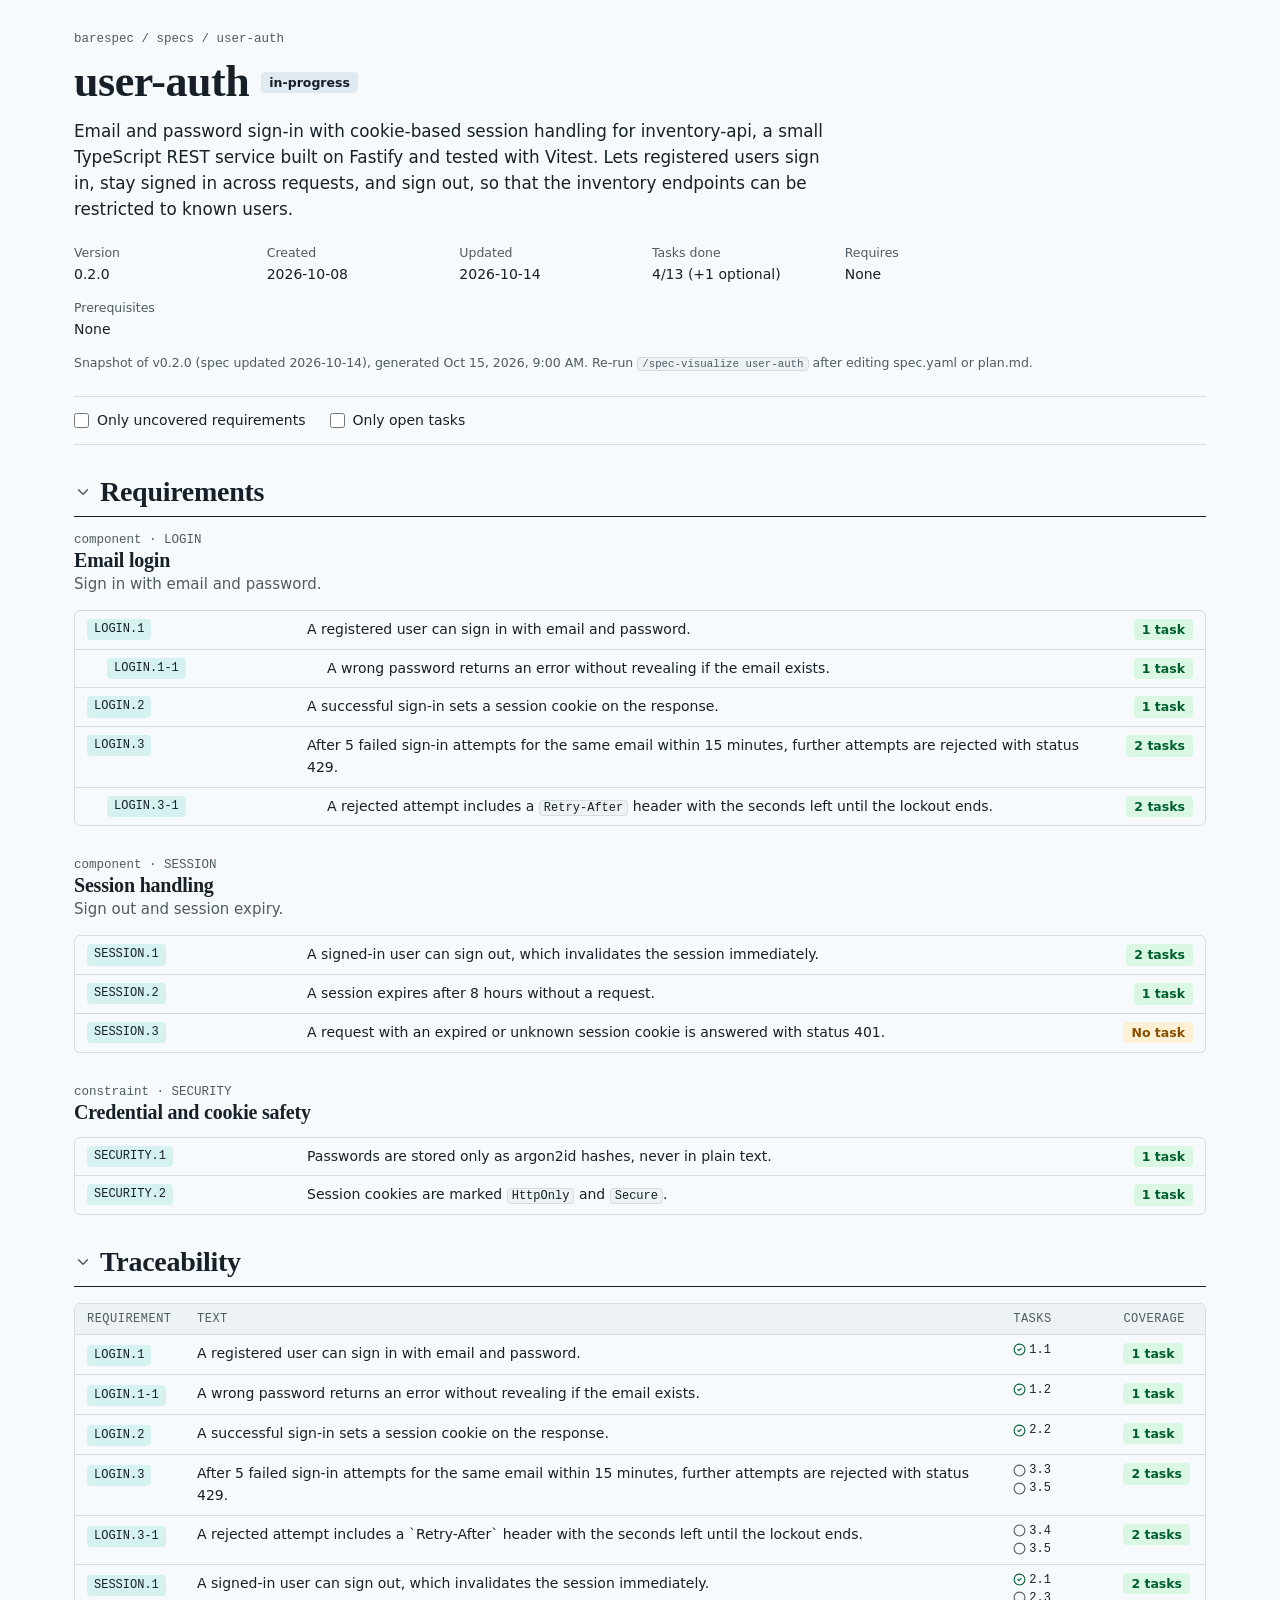
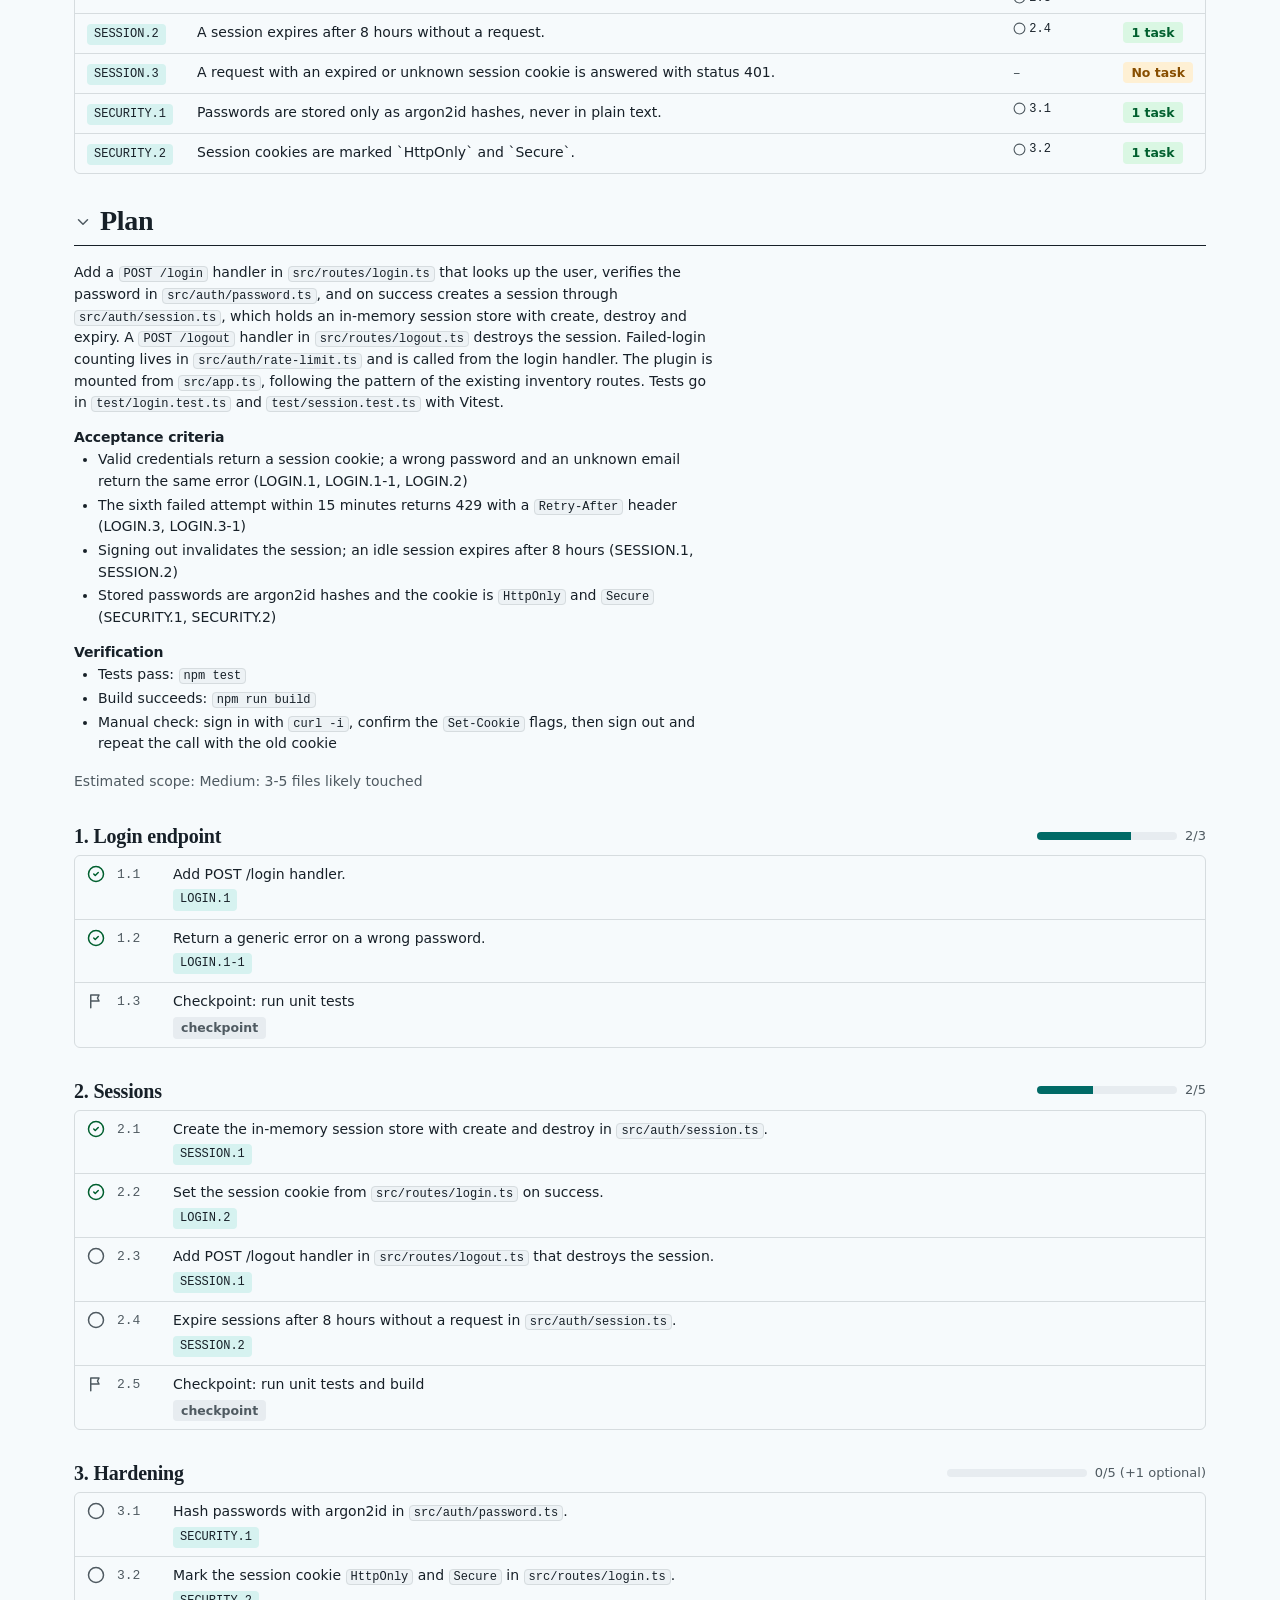
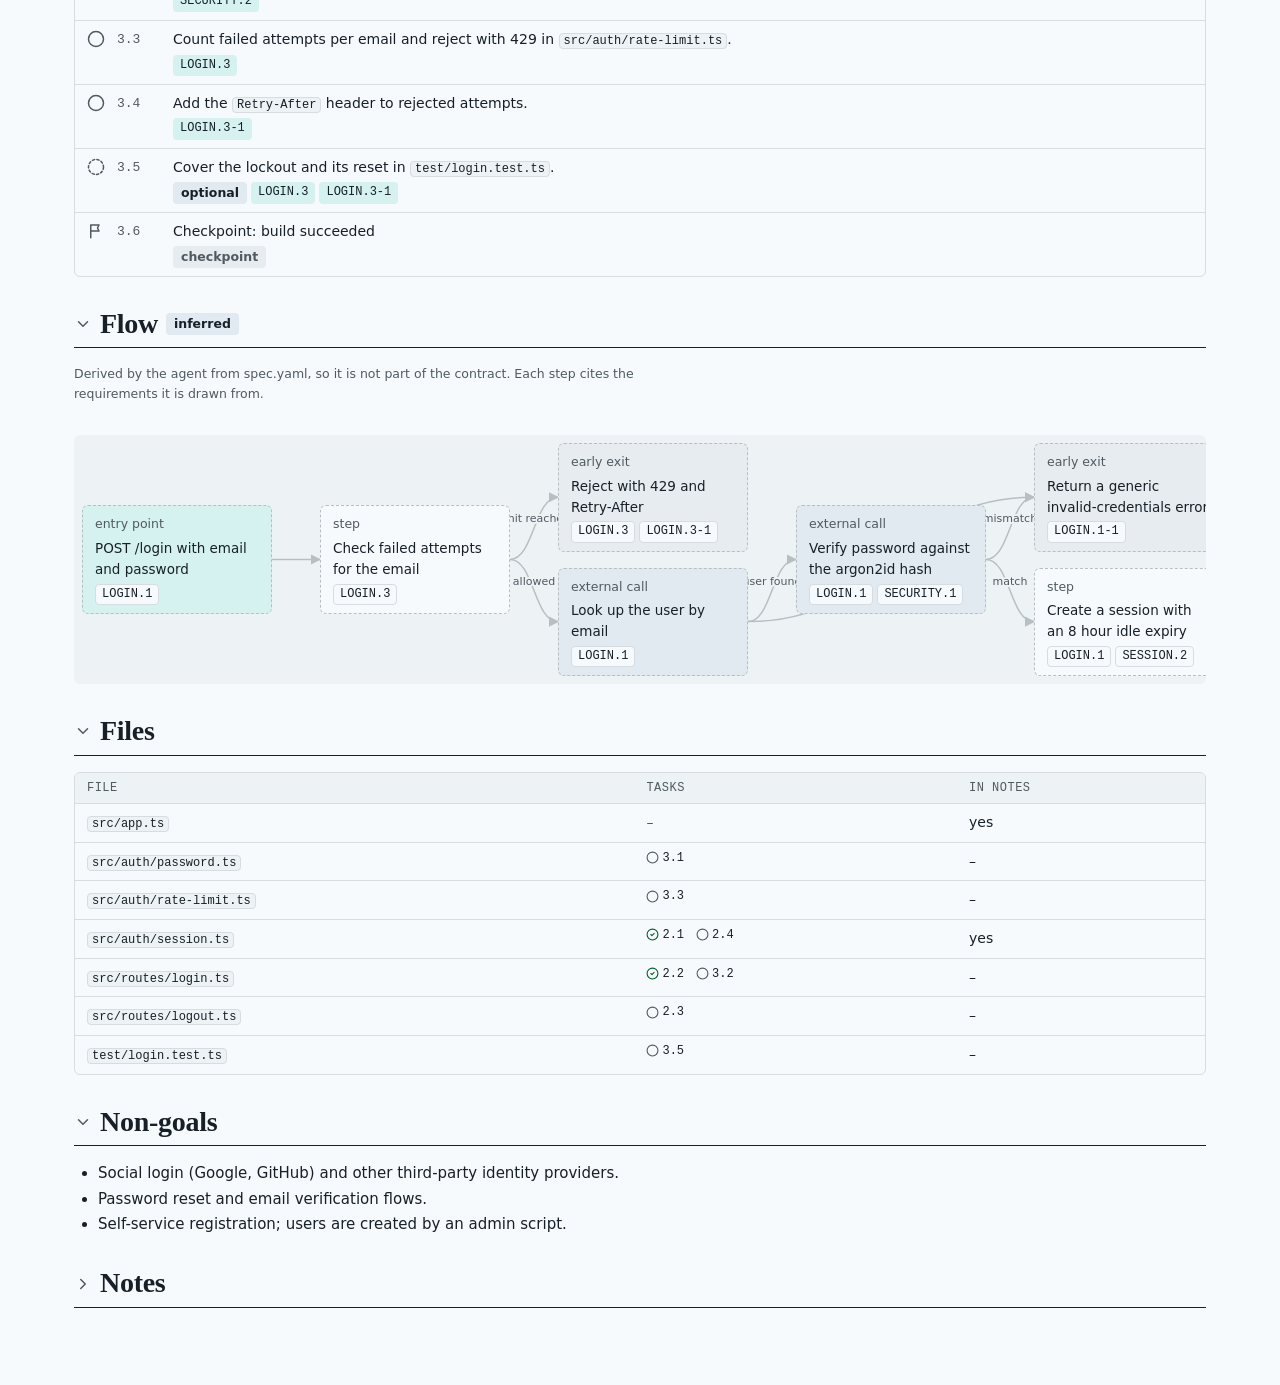
<file: public/example/visual.html>
<!doctype html>
<html lang="en">
<head>
<meta charset="utf-8">
<meta name="viewport" content="width=device-width, initial-scale=1">
<title>barespec spec visual</title>
<script>
(function () {
  var mq = window.matchMedia && window.matchMedia('(prefers-color-scheme: dark)');
  function apply() { document.documentElement.dataset.theme = mq && mq.matches ? 'dark' : 'light'; }
  apply();
  if (mq && mq.addEventListener) mq.addEventListener('change', apply);
})();
</script>
<style>
:root {
  color-scheme: light;
  --bs-font: 'IBM Plex Sans', system-ui, -apple-system, 'Segoe UI', Roboto, sans-serif;
  --bs-display: 'Newsreader', ui-serif, Georgia, 'Times New Roman', serif;
  --bs-mono: 'IBM Plex Mono', ui-monospace, 'SF Mono', Menlo, Consolas, monospace;
  --bs-text: oklch(24% 0.02 245); --bs-text-2: oklch(46% 0.018 240);
  --bs-bg: oklch(98.2% 0.005 235); --bs-raised: oklch(95.8% 0.007 235); --bs-line: oklch(89% 0.008 235); --bs-line-strong: oklch(80% 0.01 235);
  --bs-accent: oklch(46% 0.11 190); --bs-accent-soft: oklch(94% 0.03 190); --bs-accent-ink: oklch(99% 0.004 190);
  --bs-violet-soft: oklch(93% 0.014 250); --bs-grey-soft: oklch(94% 0.008 240);
  --bs-ok: oklch(42% 0.12 155); --bs-ok-soft: oklch(95% 0.04 155);
  --bs-warn: oklch(48% 0.12 70); --bs-warn-soft: oklch(96% 0.04 85);
  --bs-bad: oklch(46% 0.18 27); --bs-bad-soft: oklch(95% 0.03 27);
  --bs-mark: oklch(95% 0.07 95); --bs-mark-ring: oklch(70% 0.14 85);
  --s1: 4px; --s2: 8px; --s3: 12px; --s4: 16px; --s6: 24px; --s8: 32px; --s12: 48px; --s16: 64px;
  --r1: 4px; --r2: 6px;
  --ease: 180ms cubic-bezier(0.16, 1, 0.3, 1);
}
[data-theme="dark"] {
  color-scheme: dark;
  --bs-text: oklch(94% 0.006 240); --bs-text-2: oklch(70% 0.012 240);
  --bs-bg: oklch(17% 0.012 240); --bs-raised: oklch(20.5% 0.014 240); --bs-line: oklch(29% 0.014 240); --bs-line-strong: oklch(38% 0.015 240);
  --bs-accent: oklch(76% 0.11 190); --bs-accent-soft: oklch(27% 0.04 190); --bs-accent-ink: oklch(17% 0.02 240);
  --bs-violet-soft: oklch(26% 0.02 250); --bs-grey-soft: oklch(24% 0.012 240);
  --bs-ok: oklch(78% 0.12 155); --bs-ok-soft: oklch(26% 0.05 155);
  --bs-warn: oklch(78% 0.12 80); --bs-warn-soft: oklch(27% 0.05 80);
  --bs-bad: oklch(75% 0.14 27); --bs-bad-soft: oklch(27% 0.06 27);
  --bs-mark: oklch(30% 0.06 95); --bs-mark-ring: oklch(72% 0.14 85);
}

*, *::before, *::after { box-sizing: border-box; }
html, body { overflow-x: clip; }
body { margin: 0; font: 15px/1.55 var(--bs-font); color: var(--bs-text); background: var(--bs-bg); }
:focus-visible { outline: 2px solid var(--bs-accent); outline-offset: 2px; }
h1, h2, h3 { font-family: var(--bs-display); font-weight: 600; line-height: 1.1; letter-spacing: -0.01em; margin: 0; overflow-wrap: anywhere; text-wrap: balance; }
h1 { font-size: clamp(2rem, 4vw + 0.5rem, 2.75rem); }
h2 { font-size: 1.75rem; }
h3 { font-size: 1.25rem; }
p { margin: 0; }
p + p { margin-top: var(--s3); }
ul { margin: 0; padding: 0; list-style: none; }
code { font: 0.86em var(--bs-mono); background: var(--bs-raised); border: 1px solid var(--bs-line); border-radius: var(--r1); padding: 0 4px; overflow-wrap: anywhere; }
.sr-only { position: absolute; width: 1px; height: 1px; margin: -1px; overflow: hidden; clip: rect(0 0 0 0); white-space: nowrap; }
.skip { position: absolute; left: -9999px; top: 0; }
.skip:focus { left: var(--s4); top: var(--s4); z-index: 10; padding: var(--s2) var(--s3); background: var(--bs-bg); border-radius: var(--r1); }
.container { max-width: 1180px; margin: 0 auto; padding: var(--s8) var(--s6) var(--s16); }
.caption { font-size: 12.5px; color: var(--bs-text-2); }
.muted { color: var(--bs-text-2); }
.prose { max-width: 72ch; }

.hero { display: grid; gap: var(--s3); padding-bottom: var(--s6); border-bottom: 1px solid var(--bs-line); }
.eyebrow { font: 12.5px var(--bs-mono); color: var(--bs-text-2); overflow-wrap: anywhere; }
.title-row { display: flex; flex-wrap: wrap; align-items: center; gap: var(--s3); }
.lede { font-size: 1.05rem; max-width: 72ch; }
.meta { display: grid; grid-template-columns: repeat(auto-fit, minmax(150px, 1fr)); gap: var(--s3) var(--s6); margin: var(--s2) 0 0; }
.meta > div { min-width: 0; }
.meta .wide { grid-column: 1 / -1; }
.meta dt { font-size: 12.5px; color: var(--bs-text-2); }
.meta dd { margin: 2px 0 0; font-size: 14px; }
.meta dd ul { display: grid; gap: 2px; }

.badge {
  display: inline-block; padding: 1px 8px; border-radius: var(--r1); font-size: 12.5px; font-weight: 600; white-space: nowrap;
  background: var(--bs-grey-soft); color: var(--bs-text-2);
}
.badge[data-tone="ok"] { background: var(--bs-ok-soft); color: var(--bs-ok); }
.badge[data-tone="accent"] { background: var(--bs-accent-soft); color: var(--bs-accent); }
.badge[data-tone="violet"] { background: var(--bs-violet-soft); color: var(--bs-text); }
.badge[data-tone="warn"] { background: var(--bs-warn-soft); color: var(--bs-warn); }

.acid {
  font: 500 12px/1.6 var(--bs-mono); padding: 0 6px; border-radius: var(--r1); border: 1px solid transparent;
  background: var(--bs-accent-soft); color: var(--bs-text); cursor: pointer; overflow-wrap: anywhere; text-align: left;
  transition: background-color var(--ease), border-color var(--ease);
}
.acid:hover { border-color: var(--bs-accent); }
.acid[aria-pressed="true"] { background: var(--bs-accent); color: var(--bs-accent-ink); }
.acid.is-unknown { background: var(--bs-warn-soft); color: var(--bs-warn); }
.chips { display: flex; flex-wrap: wrap; gap: var(--s1); }
.is-selected { background: var(--bs-mark) !important; }

.toolbar {
  position: sticky; top: 0; z-index: 5; display: flex; flex-wrap: wrap; align-items: center; gap: var(--s2) var(--s6);
  min-height: 48px; padding: var(--s2) 0; background: var(--bs-bg); border-bottom: 1px solid var(--bs-line); font-size: 14px;
}
.choice { display: inline-flex; align-items: center; gap: var(--s2); cursor: pointer; }
.choice input { width: 15px; height: 15px; margin: 0; accent-color: var(--bs-accent); }
.choice:has(input:disabled) { color: var(--bs-text-2); cursor: not-allowed; }
.choice[hidden] { display: none; }
.selection { margin-left: auto; display: inline-flex; align-items: center; gap: var(--s2); }
.selection[hidden] { display: none; }
.btn {
  font: 600 13px/1 var(--bs-font); height: 28px; padding: 0 10px; border-radius: var(--r1);
  border: 1px solid var(--bs-line-strong); background: var(--bs-bg); color: var(--bs-text); cursor: pointer;
  transition: background-color var(--ease);
}
.btn:hover { background: var(--bs-raised); }

.alerts { display: grid; gap: var(--s3); margin-top: var(--s6); }
.alert { display: flex; gap: var(--s3); align-items: flex-start; padding: var(--s3) var(--s4); border-radius: var(--r2); border: 1px solid; font-size: 14px; }
.alert > svg { flex: none; width: 18px; height: 18px; margin-top: 2px; }
.alert > div { min-width: 0; }
.alert[data-tone="info"] { background: var(--bs-accent-soft); border-color: var(--bs-accent); }
.alert[data-tone="info"] > svg { color: var(--bs-accent); }
.alert[data-tone="warn"] { background: var(--bs-warn-soft); border-color: var(--bs-warn); }
.alert[data-tone="warn"] > svg { color: var(--bs-warn); }
.alert[data-tone="bad"] { background: var(--bs-bad-soft); border-color: var(--bs-bad); }
.alert[data-tone="bad"] > svg { color: var(--bs-bad); }
.alert ul { display: grid; gap: var(--s1); margin-top: var(--s2); }
.alert li { display: flex; flex-wrap: wrap; gap: var(--s2); align-items: center; }

.section { margin-top: var(--s8); }
.section > summary { display: flex; align-items: center; gap: var(--s2); cursor: pointer; list-style: none; margin-bottom: var(--s4); padding-bottom: var(--s2); border-bottom: 1px solid var(--bs-text); }
.section > summary::-webkit-details-marker { display: none; }
.section > summary > svg { width: 18px; height: 18px; flex: none; color: var(--bs-text-2); transition: transform var(--ease); }
.section:not([open]) > summary > svg { transform: rotate(-90deg); }
.section-body { display: grid; gap: var(--s8); }

.group { display: grid; gap: 2px; }
.group-key { font: 12.5px var(--bs-mono); color: var(--bs-text-2); }
.reqs { display: grid; margin-top: var(--s3); border: 1px solid var(--bs-line); border-radius: var(--r2); overflow: hidden; }
.req {
  display: grid; grid-template-columns: 13rem minmax(0, 1fr) auto; gap: var(--s3); align-items: start;
  padding: var(--s2) var(--s3); font-size: 14px;
}
.req + .req { border-top: 1px solid var(--bs-line); }
.req > .acid { justify-self: start; }
.req.sub { padding-left: var(--s8); }
.req-text { min-width: 0; }
.req-text .caption { margin-top: 2px; }

.table-wrap { border: 1px solid var(--bs-line); border-radius: var(--r2); overflow: auto; }
table { width: 100%; border-collapse: collapse; font-size: 14px; }
th { background: var(--bs-raised); color: var(--bs-text-2); font: 500 12px var(--bs-mono); letter-spacing: 0.04em; text-transform: uppercase; text-align: left; padding: var(--s2) var(--s3); white-space: nowrap; border-bottom: 1px solid var(--bs-line); }
td { padding: var(--s2) var(--s3); vertical-align: top; }
tr + tr td { border-top: 1px solid var(--bs-line); }
td.nowrap { white-space: nowrap; }
.task-refs { display: flex; flex-wrap: wrap; gap: var(--s1) var(--s3); }
.task-ref { display: inline-flex; align-items: center; gap: 3px; font: 12px var(--bs-mono); }
.task-ref svg { width: 13px; height: 13px; }
.state-done { color: var(--bs-ok); }
.state-open { color: var(--bs-text-2); }

.plan-intro { display: grid; gap: var(--s4); max-width: 72ch; font-size: 14px; }
.plan-intro .h-sm { font-family: var(--bs-font); font-size: 14px; margin-bottom: var(--s1); }
.bullets { list-style: disc; padding-left: var(--s6); display: grid; gap: 2px; }
.plan-section { display: grid; gap: var(--s2); }
.plan-head { display: flex; flex-wrap: wrap; align-items: center; justify-content: space-between; gap: var(--s2) var(--s6); }
.progress { display: inline-flex; align-items: center; gap: var(--s2); font-size: 13px; color: var(--bs-text-2); font-variant-numeric: tabular-nums; }
.bar { width: 140px; height: 8px; border-radius: var(--r1); background: var(--bs-grey-soft); overflow: hidden; }
.bar > span { display: block; height: 100%; background: var(--bs-accent); }
.tasks { display: grid; border: 1px solid var(--bs-line); border-radius: var(--r2); overflow: hidden; }
.task { display: grid; grid-template-columns: 18px 2.75rem minmax(0, 1fr); gap: var(--s3); align-items: start; padding: var(--s2) var(--s3); font-size: 14px; }
.task + .task { border-top: 1px solid var(--bs-line); }
.task.depth-1 { padding-left: var(--s8); }
.task > svg { width: 18px; height: 18px; margin-top: 1px; }
.task-id { font-family: var(--bs-mono); font-size: 13px; color: var(--bs-text-2); padding-top: 1px; }
.task-body { display: grid; gap: var(--s1); min-width: 0; }
.task-tags { display: flex; flex-wrap: wrap; gap: var(--s1); align-items: center; }
.only-open .task[data-done="true"] { display: none; }
.only-uncovered [data-covered="true"] { display: none; }
.focus [data-acids]:not(.is-selected):not(.node), .focus .is-empty, .focus .alerts, .focus .plan-intro, .focus #scope .bullets { display: none; }
.focus .node:not(.is-selected) { opacity: 0.3; }

.flow {
  position: relative; display: grid; grid-auto-flow: column; grid-auto-columns: minmax(190px, 230px);
  column-gap: var(--s12); overflow-x: auto; padding: var(--s2); background: var(--bs-raised); border-radius: var(--r2);
}
.flow-stage { position: relative; z-index: 1; display: flex; flex-direction: column; justify-content: center; gap: var(--s4); }
.edges { position: absolute; left: 0; top: 0; pointer-events: none; overflow: visible; }
.edges path.edge { fill: none; stroke: var(--bs-line-strong); stroke-width: 1.5; }
.edges marker path { fill: var(--bs-line-strong); }
.edges text { font-size: 11px; fill: var(--bs-text-2); paint-order: stroke; stroke: var(--bs-raised); stroke-width: 4px; stroke-linejoin: round; }
.node {
  display: grid; gap: var(--s1); padding: var(--s2) var(--s3); border: 1px dashed var(--bs-line-strong);
  border-radius: var(--r2); background: var(--node-bg); font-size: 13.5px; --node-bg: var(--bs-bg);
}
.node[data-kind="entry"] { --node-bg: var(--bs-accent-soft); }
.node[data-kind="external"] { --node-bg: var(--bs-violet-soft); }
.node[data-kind="exit"] { --node-bg: var(--bs-grey-soft); }
.node .acid:not([aria-pressed="true"]):not(.is-unknown) { background: var(--bs-bg); border-color: var(--bs-line); }
.node.is-selected { background: var(--node-bg) !important; outline: 2px solid var(--bs-mark-ring); outline-offset: 1px; }

@media (max-width: 640px) {
  .container { padding: var(--s6) var(--s4) var(--s12); }
  .req { grid-template-columns: minmax(0, 1fr); }
  .req.sub { padding-left: var(--s6); }
  .task.depth-1 { padding-left: var(--s4); }
  .selection { margin-left: 0; }
}
</style>
</head>
<body>
<a class="skip" href="#main">Skip to content</a>
<main id="main" class="container"></main>
<script type="application/json" id="barespec-data">{"generatedAt":"2026-10-15T09:00:00Z","spec":{"name":"user-auth","version":"0.2.0","status":"in-progress","description":"Email and password sign-in with cookie-based session handling for inventory-api, a small TypeScript REST service built on Fastify and tested with Vitest. Lets registered users sign in, stay signed in across requests, and sign out, so that the inventory endpoints can be restricted to known users.","created":"2026-10-08","updated":"2026-10-14","requires":[],"prerequisites":["None"]},"groups":[{"key":"LOGIN","kind":"component","name":"Email login","description":"Sign in with email and password.","requirements":[{"id":"1","text":"A registered user can sign in with email and password."},{"id":"1-1","text":"A wrong password returns an error without revealing if the email exists."},{"id":"2","text":"A successful sign-in sets a session cookie on the response."},{"id":"3","text":"After 5 failed sign-in attempts for the same email within 15 minutes, further attempts are rejected with status 429."},{"id":"3-1","text":"A rejected attempt includes a `Retry-After` header with the seconds left until the lockout ends."}]},{"key":"SESSION","kind":"component","name":"Session handling","description":"Sign out and session expiry.","requirements":[{"id":"1","text":"A signed-in user can sign out, which invalidates the session immediately."},{"id":"2","text":"A session expires after 8 hours without a request."},{"id":"3","text":"A request with an expired or unknown session cookie is answered with status 401."}]},{"key":"SECURITY","kind":"constraint","name":"Credential and cookie safety","requirements":[{"id":"1","text":"Passwords are stored only as argon2id hashes, never in plain text."},{"id":"2","text":"Session cookies are marked `HttpOnly` and `Secure`."}]}],"plan":{"approach":"Add a `POST /login` handler in `src/routes/login.ts` that looks up the user, verifies the password in `src/auth/password.ts`, and on success creates a session through `src/auth/session.ts`, which holds an in-memory session store with create, destroy and expiry. A `POST /logout` handler in `src/routes/logout.ts` destroys the session. Failed-login counting lives in `src/auth/rate-limit.ts` and is called from the login handler. The plugin is mounted from `src/app.ts`, following the pattern of the existing inventory routes. Tests go in `test/login.test.ts` and `test/session.test.ts` with Vitest.","acceptanceCriteria":["Valid credentials return a session cookie; a wrong password and an unknown email return the same error (LOGIN.1, LOGIN.1-1, LOGIN.2)","The sixth failed attempt within 15 minutes returns 429 with a `Retry-After` header (LOGIN.3, LOGIN.3-1)","Signing out invalidates the session; an idle session expires after 8 hours (SESSION.1, SESSION.2)","Stored passwords are argon2id hashes and the cookie is `HttpOnly` and `Secure` (SECURITY.1, SECURITY.2)"],"verification":["Tests pass: `npm test`","Build succeeds: `npm run build`","Manual check: sign in with `curl -i`, confirm the `Set-Cookie` flags, then sign out and repeat the call with the old cookie"],"scope":"Medium: 3-5 files likely touched","sections":[{"title":"1. Login endpoint","tasks":[{"id":"1.1","text":"Add POST /login handler.","done":true,"optional":false,"acids":["LOGIN.1"],"files":[]},{"id":"1.2","text":"Return a generic error on a wrong password.","done":true,"optional":false,"acids":["LOGIN.1-1"],"files":[]},{"id":"1.3","text":"Checkpoint: run unit tests","done":false,"optional":false,"acids":[],"files":[]}]},{"title":"2. Sessions","tasks":[{"id":"2.1","text":"Create the in-memory session store with create and destroy in `src/auth/session.ts`.","done":true,"optional":false,"acids":["SESSION.1"],"files":["src/auth/session.ts"]},{"id":"2.2","text":"Set the session cookie from `src/routes/login.ts` on success.","done":true,"optional":false,"acids":["LOGIN.2"],"files":["src/routes/login.ts"]},{"id":"2.3","text":"Add POST /logout handler in `src/routes/logout.ts` that destroys the session.","done":false,"optional":false,"acids":["SESSION.1"],"files":["src/routes/logout.ts"]},{"id":"2.4","text":"Expire sessions after 8 hours without a request in `src/auth/session.ts`.","done":false,"optional":false,"acids":["SESSION.2"],"files":["src/auth/session.ts"]},{"id":"2.5","text":"Checkpoint: run unit tests and build","done":false,"optional":false,"acids":[],"files":[]}]},{"title":"3. Hardening","tasks":[{"id":"3.1","text":"Hash passwords with argon2id in `src/auth/password.ts`.","done":false,"optional":false,"acids":["SECURITY.1"],"files":["src/auth/password.ts"]},{"id":"3.2","text":"Mark the session cookie `HttpOnly` and `Secure` in `src/routes/login.ts`.","done":false,"optional":false,"acids":["SECURITY.2"],"files":["src/routes/login.ts"]},{"id":"3.3","text":"Count failed attempts per email and reject with 429 in `src/auth/rate-limit.ts`.","done":false,"optional":false,"acids":["LOGIN.3"],"files":["src/auth/rate-limit.ts"]},{"id":"3.4","text":"Add the `Retry-After` header to rejected attempts.","done":false,"optional":false,"acids":["LOGIN.3-1"],"files":[]},{"id":"3.5","text":"Cover the lockout and its reset in `test/login.test.ts`.","done":false,"optional":true,"acids":["LOGIN.3","LOGIN.3-1"],"files":["test/login.test.ts"]},{"id":"3.6","text":"Checkpoint: build succeeded","done":false,"optional":false,"acids":[],"files":[]}]}]},"flow":{"nodes":[{"id":"request","label":"POST /login with email and password","stage":0,"kind":"entry","acids":["LOGIN.1"]},{"id":"throttle","label":"Check failed attempts for the email","stage":1,"kind":"step","acids":["LOGIN.3"]},{"id":"locked","label":"Reject with 429 and Retry-After","stage":2,"kind":"exit","acids":["LOGIN.3","LOGIN.3-1"]},{"id":"lookup","label":"Look up the user by email","stage":2,"kind":"external","acids":["LOGIN.1"]},{"id":"verify","label":"Verify password against the argon2id hash","stage":3,"kind":"external","acids":["LOGIN.1","SECURITY.1"]},{"id":"invalid","label":"Return a generic invalid-credentials error","stage":4,"kind":"exit","acids":["LOGIN.1-1"]},{"id":"session","label":"Create a session with an 8 hour idle expiry","stage":4,"kind":"step","acids":["LOGIN.1","SESSION.2"]},{"id":"cookie","label":"Set the HttpOnly, Secure session cookie","stage":5,"kind":"step","acids":["LOGIN.2","SECURITY.2"]}],"edges":[{"from":"request","to":"throttle"},{"from":"throttle","to":"locked","label":"limit reached"},{"from":"throttle","to":"lookup","label":"allowed"},{"from":"lookup","to":"verify","label":"user found"},{"from":"lookup","to":"invalid","label":"unknown email"},{"from":"verify","to":"invalid","label":"mismatch"},{"from":"verify","to":"session","label":"match"},{"from":"session","to":"cookie","label":"session id"}]},"noteFiles":["src/auth/session.ts","src/app.ts"],"nonGoals":["Social login (Google, GitHub) and other third-party identity providers.","Password reset and email verification flows.","Self-service registration; users are created by an admin script."],"openQuestions":[],"technicalNotes":"Sessions are stored server-side in an in-memory map behind a small interface in `src/auth/session.ts`, so a Redis store can replace it later without touching the routes. The session id is a random 32-byte token carried in a cookie handled by `@fastify/cookie`. Routes are registered as a Fastify plugin from `src/app.ts`. Failed-attempt counters are kept per email in the same process and reset when a sign-in succeeds."}</script>
<script>
(() => {
  'use strict';

  const ICONS = {
    done: '<circle cx="12" cy="12" r="10"/><path d="m9 12 2 2 4-4"/>',
    open: '<circle cx="12" cy="12" r="10"/>',
    optional: '<circle cx="12" cy="12" r="10" stroke-dasharray="3 3"/>',
    checkpoint: '<path d="M5 21V4h11l-2 4 2 4H5"/>',
    warning: '<path d="M12 3 2 20h20L12 3z"/><path d="M12 10v4"/><path d="M12 17h.01"/>',
    info: '<circle cx="12" cy="12" r="10"/><path d="M12 11v5"/><path d="M12 8h.01"/>',
    chevron: '<path d="m6 9 6 6 6-6"/>'
  };
  const SVG_NS = 'http://www.w3.org/2000/svg';
  const main = document.getElementById('main');

  // Every piece of spec text goes through text nodes, never innerHTML.
  const append = (el, child) => {
    if (child == null || child === false) return;
    if (Array.isArray(child)) child.forEach(c => append(el, c));
    else el.append(child instanceof Node ? child : String(child));
  };
  const h = (tag, attrs, ...children) => {
    const el = document.createElement(tag);
    Object.entries(attrs || {}).forEach(([k, v]) => {
      if (v == null || v === false) return;
      if (k === 'class') el.className = v;
      else if (k.startsWith('on')) el.addEventListener(k.slice(2), v);
      else el.setAttribute(k, v === true ? '' : v);
    });
    append(el, children);
    return el;
  };
  const svgEl = (tag, attrs) => {
    const el = document.createElementNS(SVG_NS, tag);
    Object.entries(attrs || {}).forEach(([k, v]) => el.setAttribute(k, v));
    return el;
  };
  const icon = (name, cls) => {
    const el = svgEl('svg', { viewBox: '0 0 24 24', fill: 'none', stroke: 'currentColor', 'stroke-width': '2', 'stroke-linecap': 'round', 'stroke-linejoin': 'round', 'aria-hidden': 'true' });
    if (cls) el.setAttribute('class', cls);
    el.innerHTML = ICONS[name];
    return el;
  };
  const inline = text => String(text ?? '').split(/(`[^`\n]+`)/).map(part =>
    part.length > 2 && part.startsWith('`') && part.endsWith('`') ? h('code', null, part.slice(1, -1)) : part);
  const rich = (text, cls) => String(text ?? '').split(/\n\s*\n/).filter(p => p.trim()).map(p => h('p', { class: cls }, inline(p)));
  const truncate = (s, n = 60) => (s = String(s ?? '')).length > n ? s.slice(0, n - 1) + '…' : s;
  const badge = (tone, text) => h('span', { class: 'badge', 'data-tone': tone || null }, text);
  const alertBox = (tone, ...content) => h('div', { class: 'alert', 'data-tone': tone }, icon(tone === 'info' ? 'info' : 'warning'), h('div', null, content));

  let data;
  try {
    data = JSON.parse(document.getElementById('barespec-data').textContent);
  } catch (err) {
    main.append(alertBox('bad', h('p', null, h('strong', null, 'This file has no valid spec data. '), 'Re-run /spec-visualize to regenerate it. (' + err.message + ')')));
    return;
  }

  // ── Model ─────────────────────────────────────────────────────────────
  const spec = data.spec || {};
  const plan = data.plan || null;
  const specPrefix = (spec.name || '') + '.';
  const norm = a => { a = String(a).trim(); return spec.name && a.startsWith(specPrefix) ? a.slice(specPrefix.length) : a; };

  const groups = (data.groups || []).map(g => ({ ...g, kind: g.kind === 'constraint' ? 'constraint' : 'component' }));
  const reqs = [];
  const reqByAcid = new Map();
  groups.forEach(g => (g.requirements || []).forEach(r => {
    const id = String(r.id);
    const sub = /^(\d+)-(\d+)$/.exec(id);
    const item = { acid: g.key + '.' + id, group: g, id, text: r.text, note: r.note, parent: sub ? g.key + '.' + sub[1] : null, tasks: [] };
    reqs.push(item);
    reqByAcid.set(item.acid, item);
  }));

  const CHECKPOINT = /^checkpoint\b/i;
  const sections = plan ? (plan.sections || []).map(s => ({
    title: s.title,
    tasks: (s.tasks || []).map(t => ({
      ...t, id: t.id ? String(t.id) : '', acids: (t.acids || []).map(norm), files: t.files || [],
      checkpoint: CHECKPOINT.test(s.title || '') || CHECKPOINT.test(t.text || '')
    }))
  })) : [];
  const tasks = sections.flatMap(s => s.tasks);
  tasks.forEach(t => t.acids.forEach(a => reqByAcid.get(a)?.tasks.push(t)));

  const count = list => {
    const required = list.filter(t => !t.optional);
    return { done: required.filter(t => t.done).length, total: required.length, optional: list.length - required.length };
  };
  const totals = count(tasks);

  const flow = data.flow && Array.isArray(data.flow.nodes) && data.flow.nodes.length ? data.flow : null;
  const flowNodes = flow ? flow.nodes.map(n => ({ ...n, acids: (n.acids || []).map(norm), stage: Number(n.stage) || 0 })) : [];

  const warnings = [];
  const taskLabel = t => t.id ? 'Task ' + t.id : 'Task “' + truncate(t.text, 40) + '”';
  tasks.forEach(t => {
    t.acids.filter(a => !reqByAcid.has(a)).forEach(a => warnings.push([taskLabel(t) + ' cites ' + a + ', which is not in spec.yaml.']));
    if (!t.checkpoint && !t.acids.length) warnings.push([taskLabel(t) + ' does not cite any requirement.']);
  });
  reqs.filter(r => r.parent && !reqByAcid.has(r.parent)).forEach(r => warnings.push([r.acid + ' is a sub-requirement, but ' + r.parent + ' does not exist.', r.acid]));
  flowNodes.forEach(n => {
    if (!n.acids.length) warnings.push(['Flow step “' + truncate(n.label, 40) + '” does not cite any requirement.']);
    n.acids.filter(a => !reqByAcid.has(a)).forEach(a => warnings.push(['Flow step “' + truncate(n.label, 40) + '” cites ' + a + ', which is not in spec.yaml.']));
  });

  const files = new Map();
  const fileEntry = p => files.get(p) || files.set(p, { path: p, tasks: [], notes: false }).get(p);
  tasks.forEach(t => t.files.forEach(f => fileEntry(f).tasks.push(t)));
  (data.noteFiles || []).forEach(f => { fileEntry(f).notes = true; });

  // ── Selection ─────────────────────────────────────────────────────────
  let selected = null;
  const onlySelected = h('input', { type: 'checkbox', onchange: () => applyFocus() });
  const onlySelectedToggle = h('label', { class: 'choice', hidden: true }, onlySelected, 'Only selected');
  const selectionLabel = h('span');
  const selectionBox = h('span', { class: 'selection', hidden: true, 'aria-live': 'polite' },
    selectionLabel, h('button', { type: 'button', class: 'btn', onclick: () => select(null) }, 'Clear'));
  function applyFocus() {
    const on = !!selected && onlySelected.checked;
    document.body.classList.toggle('focus', on);
    document.querySelectorAll('.group, .plan-section, .section').forEach(el => {
      const empty = on && !el.querySelector('.is-selected');
      el.classList.toggle('is-empty', empty);
      if (on && !empty && el.tagName === 'DETAILS') el.open = true;
    });
  }
  function select(acid) {
    selected = acid && acid !== selected ? acid : null;
    document.querySelectorAll('[data-acids]').forEach(el =>
      el.classList.toggle('is-selected', !!selected && el.dataset.acids.split(' ').includes(selected)));
    document.querySelectorAll('.acid').forEach(c => c.setAttribute('aria-pressed', String(c.dataset.acid === selected)));
    selectionBox.hidden = !selected;
    selectionLabel.textContent = selected ? 'Highlighting ' + selected : '';
    onlySelectedToggle.hidden = !selected;
    if (!selected) onlySelected.checked = false;
    applyFocus();
  }
  document.addEventListener('keydown', e => { if (e.key === 'Escape' && selected) select(null); });

  const chip = acid => h('button', {
    type: 'button', class: 'acid' + (reqByAcid.has(acid) ? '' : ' is-unknown'), 'data-acid': acid, 'aria-pressed': 'false',
    title: reqByAcid.get(acid)?.text || 'Not in spec.yaml', onclick: () => select(acid)
  }, acid);
  const taskRef = t => h('span', { class: 'task-ref', title: truncate(t.text, 120) },
    icon(t.done ? 'done' : 'open', t.done ? 'state-done' : 'state-open'), t.id || '–', h('span', { class: 'sr-only' }, t.done ? ' (done)' : ' (open)'));
  const coverage = r => !plan ? badge('', 'Not planned') : r.tasks.length ? badge('ok', r.tasks.length === 1 ? '1 task' : r.tasks.length + ' tasks') : badge('warn', 'No task');
  const progress = c => h('span', { class: 'progress' },
    h('span', { class: 'bar', role: 'progressbar', 'aria-valuemin': '0', 'aria-valuemax': String(c.total), 'aria-valuenow': String(c.done), 'aria-label': 'Tasks done' },
      h('span', { style: 'width:' + (c.total ? Math.round(c.done / c.total * 100) : 0) + '%' })),
    c.done + '/' + c.total + (c.optional ? ' (+' + c.optional + ' optional)' : ''));

  const section = (id, title, open, extra, ...content) => h('details', { class: 'section', id, open },
    h('summary', null, icon('chevron'), h('h2', null, title), extra),
    h('div', { class: 'section-body' }, content));

  // ── Views ─────────────────────────────────────────────────────────────
  const formatDate = s => { const d = new Date(s); return s && !isNaN(d) && String(s).includes('T') ? d.toLocaleString(undefined, { dateStyle: 'medium', timeStyle: 'short' }) : (s || 'unknown'); };
  const STATUS_TONE = { draft: '', ready: 'accent', 'in-progress': 'violet', done: 'ok' };
  const metaItem = (label, value, wide) => h('div', { class: wide ? 'wide' : null }, h('dt', null, label), h('dd', null, value));
  const listOrNone = items => items && items.length ? h('ul', null, items.map(i => h('li', null, inline(i)))) : 'None';

  function renderHeader() {
    return h('header', { class: 'hero' },
      h('p', { class: 'eyebrow' }, 'barespec / specs / ' + (spec.name || '')),
      h('div', { class: 'title-row' },
        h('h1', null, spec.name || 'Untitled spec'),
        badge(STATUS_TONE[spec.status] ?? '', spec.status || 'unknown status')),
      spec.description ? h('p', { class: 'lede' }, inline(spec.description)) : null,
      h('dl', { class: 'meta' },
        metaItem('Version', spec.version || '–'),
        metaItem('Created', spec.created || '–'),
        metaItem('Updated', spec.updated || '–'),
        metaItem('Tasks done', plan ? totals.done + '/' + totals.total + (totals.optional ? ' (+' + totals.optional + ' optional)' : '') : 'No plan yet'),
        metaItem('Requires', listOrNone(spec.requires)),
        metaItem('Prerequisites', listOrNone(spec.prerequisites), true)),
      h('p', { class: 'caption' },
        'Snapshot of v' + (spec.version || '–') + ' (spec updated ' + (spec.updated || '–') + '), generated ' + formatDate(data.generatedAt) +
        '. Re-run ', h('code', null, '/spec-visualize ' + (spec.name || '')), ' after editing spec.yaml or plan.md.'));
  }

  function renderToolbar() {
    const toggle = (cls, label) => h('label', { class: 'choice' },
      h('input', { type: 'checkbox', disabled: !plan, onchange: e => document.body.classList.toggle(cls, e.target.checked) }), label);
    return h('div', { class: 'toolbar', role: 'region', 'aria-label': 'Filters' },
      toggle('only-uncovered', 'Only uncovered requirements'),
      toggle('only-open', 'Only open tasks'),
      onlySelectedToggle,
      selectionBox);
  }

  function renderAlerts() {
    const box = h('div', { class: 'alerts' });
    if (!plan) box.append(alertBox('info', h('p', null, h('strong', null, 'No plan yet. '), 'Run ', h('code', null, '/spec-plan ' + (spec.name || '')), ' to generate one. Until then, the traceability and plan sections stay empty.')));
    if (warnings.length) box.append(alertBox('warn',
      h('p', null, h('strong', null, warnings.length === 1 ? '1 inconsistency between spec and plan' : warnings.length + ' inconsistencies between spec and plan')),
      h('ul', null, warnings.map(([text, acid]) => h('li', null, text, acid ? chip(acid) : null)))));
    return box.childElementCount ? box : null;
  }

  const reqRow = r => h('li', { class: 'req' + (r.parent ? ' sub' : ''), 'data-acids': r.acid, 'data-covered': String(r.tasks.length > 0) },
    chip(r.acid),
    h('div', { class: 'req-text' }, inline(r.text), r.note ? h('p', { class: 'caption' }, inline(r.note)) : null),
    coverage(r));

  function renderRequirements() {
    if (!reqs.length) return h('p', { class: 'muted' }, 'This spec has no requirements yet.');
    return groups.map(g => h('div', { class: 'group' },
      h('p', { class: 'group-key' }, (g.kind === 'constraint' ? 'constraint' : 'component') + ' · ' + g.key),
      h('h3', null, g.name || g.key),
      g.description ? h('p', { class: 'muted prose' }, inline(g.description)) : null,
      h('ul', { class: 'reqs' }, reqs.filter(r => r.group === g).map(reqRow))));
  }

  function renderMatrix() {
    if (!plan) return h('p', { class: 'muted' }, 'No plan yet, so no task covers any requirement.');
    return h('div', { class: 'table-wrap' }, h('table', null,
      h('thead', null, h('tr', null, ['Requirement', 'Text', 'Tasks', 'Coverage'].map(c => h('th', { scope: 'col' }, c)))),
      h('tbody', null, reqs.map(r => h('tr', { 'data-acids': r.acid, 'data-covered': String(r.tasks.length > 0) },
        h('td', { class: 'nowrap' }, chip(r.acid)),
        h('td', null, truncate(r.text, 140)),
        h('td', null, r.tasks.length ? h('div', { class: 'task-refs' }, r.tasks.map(taskRef)) : h('span', { class: 'muted' }, '–')),
        h('td', { class: 'nowrap' }, coverage(r)))))));
  }

  function taskRow(t, ids) {
    const parentId = t.id.includes('.') ? t.id.split('.').slice(0, -1).join('.') : '';
    const state = t.optional && !t.done ? 'optional' : t.done ? 'done' : 'open';
    return h('li', { class: 'task' + (parentId && ids.has(parentId) ? ' depth-1' : ''), 'data-acids': t.acids.join(' '), 'data-done': String(!!t.done) },
      icon(t.checkpoint ? 'checkpoint' : state, t.done ? 'state-done' : 'state-open'),
      h('span', { class: 'task-id' }, t.id || '–'),
      h('div', { class: 'task-body' },
        h('div', null, h('span', { class: 'sr-only' }, (t.done ? 'Done' : 'Open') + (t.checkpoint ? ' checkpoint' : '') + ': '), inline(t.text)),
        t.checkpoint || t.optional || t.acids.length ? h('div', { class: 'task-tags' },
          t.checkpoint ? badge('', 'checkpoint') : null,
          t.optional ? badge('violet', 'optional') : null,
          t.acids.map(chip)) : null));
  }

  function renderPlan() {
    if (!plan) return h('p', { class: 'muted' }, 'No plan yet.');
    const block = (title, items) => items && items.length ? h('div', null, h('h3', { class: 'h-sm' }, title), h('ul', { class: 'bullets' }, items.map(i => h('li', null, inline(i))))) : null;
    const intro = h('div', { class: 'plan-intro' },
      plan.approach ? h('div', null, rich(plan.approach)) : null,
      block('Acceptance criteria', plan.acceptanceCriteria),
      block('Verification', plan.verification),
      plan.scope ? h('p', { class: 'muted' }, 'Estimated scope: ', inline(plan.scope)) : null);
    return [intro.childElementCount ? intro : null, ...sections.map(s => {
      const ids = new Set(s.tasks.map(t => t.id).filter(Boolean));
      return h('div', { class: 'plan-section' },
        h('div', { class: 'plan-head' }, h('h3', null, inline(s.title)), s.tasks.length ? progress(count(s.tasks)) : null),
        h('ul', { class: 'tasks' }, s.tasks.map(t => taskRow(t, ids))));
    })];
  }

  const KIND_LABEL = { entry: 'entry point', step: 'step', external: 'external call', exit: 'early exit' };

  function renderFlow() {
    if (!flow) return h('p', { class: 'muted' }, 'No flow inferred from this spec.');
    const wrap = h('div', { class: 'flow' });
    const svg = svgEl('svg', { class: 'edges', 'aria-hidden': 'true' });
    wrap.append(svg);
    const byId = new Map();
    [...new Set(flowNodes.map(n => n.stage))].sort((a, b) => a - b).forEach(stage => {
      wrap.append(h('div', { class: 'flow-stage' }, flowNodes.filter(n => n.stage === stage).map(n => {
        const el = h('div', { class: 'node', 'data-kind': KIND_LABEL[n.kind] ? n.kind : 'step', 'data-acids': n.acids.join(' ') },
          h('span', { class: 'caption' }, KIND_LABEL[n.kind] || 'step'),
          h('p', null, inline(n.label)),
          n.acids.length ? h('div', { class: 'chips' }, n.acids.map(chip)) : null);
        byId.set(n.id, el);
        return el;
      })));
    });
    const edges = (flow.edges || []).filter(e => byId.has(e.from) && byId.has(e.to));

    const draw = () => {
      svg.setAttribute('width', '0');
      svg.setAttribute('height', '0');
      const base = wrap.getBoundingClientRect();
      if (!base.width) return;
      const W = wrap.scrollWidth, H = wrap.scrollHeight;
      svg.setAttribute('width', W);
      svg.setAttribute('height', H);
      svg.setAttribute('viewBox', '0 0 ' + W + ' ' + H);
      const box = el => {
        const r = el.getBoundingClientRect();
        const l = r.left - base.left + wrap.scrollLeft, t = r.top - base.top + wrap.scrollTop;
        return { l, t, r: l + r.width, b: t + r.height, cx: l + r.width / 2, cy: t + r.height / 2 };
      };
      const marker = svgEl('marker', { id: 'bs-arrow', viewBox: '0 0 10 10', refX: '9', refY: '5', markerWidth: '7', markerHeight: '7', orient: 'auto-start-reverse' });
      marker.append(svgEl('path', { d: 'M0 0L10 5L0 10z' }));
      const defs = svgEl('defs');
      defs.append(marker);
      svg.replaceChildren(defs);
      edges.forEach(e => {
        const a = box(byId.get(e.from)), b = box(byId.get(e.to));
        let d;
        if (b.l >= a.r) {
          const dx = Math.max(24, (b.l - a.r) / 2);
          d = `M${a.r} ${a.cy} C${a.r + dx} ${a.cy} ${b.l - dx} ${b.cy} ${b.l} ${b.cy}`;
        } else {
          const down = b.t >= a.b, y1 = down ? a.b : a.t, y2 = down ? b.t : b.b, dy = (y2 - y1) / 2;
          d = `M${a.cx} ${y1} C${a.cx} ${y1 + dy} ${b.cx} ${y2 - dy} ${b.cx} ${y2}`;
        }
        const path = svgEl('path', { class: 'edge', d, 'marker-end': 'url(#bs-arrow)' });
        svg.append(path);
        if (e.label) {
          const mid = path.getPointAtLength(path.getTotalLength() / 2);
          const text = svgEl('text', { x: mid.x, y: mid.y - 6, 'text-anchor': 'middle' });
          text.textContent = e.label;
          svg.append(text);
        }
      });
    };
    new ResizeObserver(draw).observe(wrap);
    return [h('p', { class: 'caption prose' }, 'Derived by the agent from spec.yaml, so it is not part of the contract. Each step cites the requirements it is drawn from.'), wrap];
  }

  function renderFiles() {
    if (!files.size) return h('p', { class: 'muted' }, 'No file paths are cited in the plan or notes.');
    const rows = [...files.values()].sort((a, b) => a.path.localeCompare(b.path));
    return h('div', { class: 'table-wrap' }, h('table', null,
      h('thead', null, h('tr', null, ['File', 'Tasks', 'In notes'].map(c => h('th', { scope: 'col' }, c)))),
      h('tbody', null, rows.map(f => h('tr', { 'data-acids': [...new Set(f.tasks.flatMap(t => t.acids))].join(' ') },
        h('td', null, h('code', null, f.path)),
        h('td', null, f.tasks.length ? h('div', { class: 'task-refs' }, f.tasks.map(taskRef)) : h('span', { class: 'muted' }, '–')),
        h('td', { class: 'nowrap' }, f.notes ? 'yes' : '–'))))));
  }

  function renderScope() {
    const nonGoals = data.nonGoals || [];
    const questions = data.openQuestions || [];
    if (!nonGoals.length && !questions.length) return h('p', { class: 'muted' }, 'No non-goals recorded.');
    return [
      nonGoals.length ? h('ul', { class: 'bullets prose' }, nonGoals.map(g => h('li', null, inline(g)))) : null,
      questions.length ? h('div', null, h('h3', null, 'Open questions'), h('p', { class: 'caption' }, 'Deferred external blockers.'),
        h('div', { class: 'table-wrap', style: 'margin-top: var(--s3)' }, h('table', null,
          h('thead', null, h('tr', null, ['Question', 'Blocked by', 'Affects', 'Deferred on'].map(c => h('th', { scope: 'col' }, c)))),
          h('tbody', null, questions.map(q => {
            const acid = q.affects && q.affects !== 'general' ? norm(q.affects) : null;
            return h('tr', { 'data-acids': acid || '' },
              h('td', null, inline(q.question)), h('td', null, inline(q.blockedBy)),
              h('td', { class: 'nowrap' }, acid ? chip(acid) : (q.affects || '–')), h('td', { class: 'nowrap' }, q.deferredOn || '–'));
          }))))) : null
    ];
  }

  function renderNotes() {
    const block = (title, text) => text ? h('div', { class: 'prose' }, h('h3', { style: 'margin-bottom: var(--s2)' }, title), rich(text)) : null;
    const out = [block('Technical notes', data.technicalNotes), block('Development notes', data.developmentNotes)].filter(Boolean);
    return out.length ? out : h('p', { class: 'muted' }, 'No notes recorded.');
  }

  document.title = (spec.name || 'Spec') + ' · barespec';
  main.append(
    renderHeader(),
    renderToolbar(),
    renderAlerts() || '',
    section('requirements', 'Requirements', true, null, renderRequirements()),
    section('traceability', 'Traceability', true, null, renderMatrix()),
    section('plan', 'Plan', true, null, renderPlan()),
    section('flow', 'Flow', true, badge('violet', 'inferred'), renderFlow()),
    section('files', 'Files', true, null, renderFiles()),
    section('scope', 'Non-goals', true, null, renderScope()),
    section('notes', 'Notes', false, null, renderNotes())
  );
})();
</script>
</body>
</html>
</file>
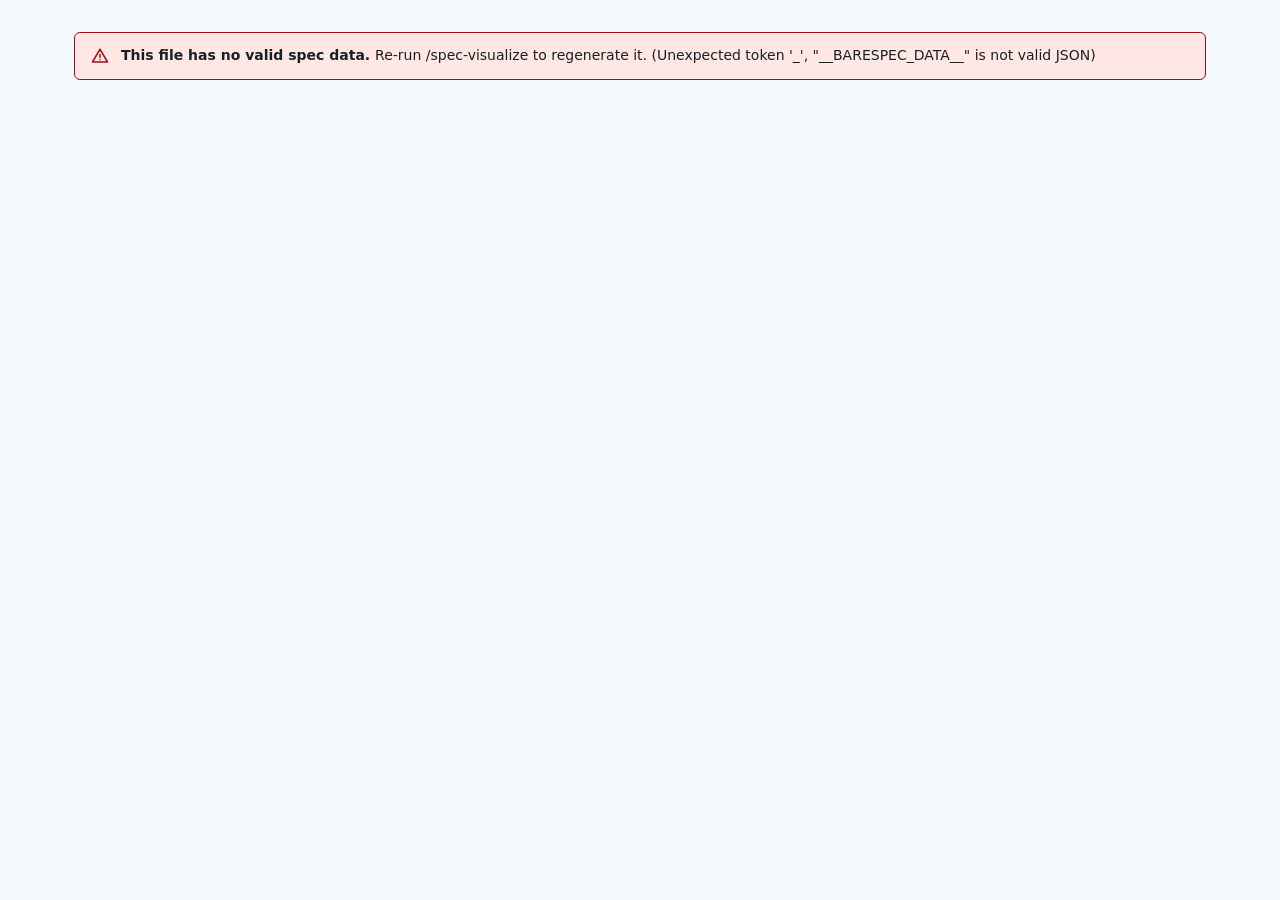
<file: skills/spec-visualize/assets/visual.template.html>
<!doctype html>
<html lang="en">
<head>
<meta charset="utf-8">
<meta name="viewport" content="width=device-width, initial-scale=1">
<title>barespec spec visual</title>
<script>
(function () {
  var mq = window.matchMedia && window.matchMedia('(prefers-color-scheme: dark)');
  function apply() { document.documentElement.dataset.theme = mq && mq.matches ? 'dark' : 'light'; }
  apply();
  if (mq && mq.addEventListener) mq.addEventListener('change', apply);
})();
</script>
<style>
:root {
  color-scheme: light;
  --bs-font: 'IBM Plex Sans', system-ui, -apple-system, 'Segoe UI', Roboto, sans-serif;
  --bs-display: 'Newsreader', ui-serif, Georgia, 'Times New Roman', serif;
  --bs-mono: 'IBM Plex Mono', ui-monospace, 'SF Mono', Menlo, Consolas, monospace;
  --bs-text: oklch(24% 0.02 245); --bs-text-2: oklch(46% 0.018 240);
  --bs-bg: oklch(98.2% 0.005 235); --bs-raised: oklch(95.8% 0.007 235); --bs-line: oklch(89% 0.008 235); --bs-line-strong: oklch(80% 0.01 235);
  --bs-accent: oklch(46% 0.11 190); --bs-accent-soft: oklch(94% 0.03 190); --bs-accent-ink: oklch(99% 0.004 190);
  --bs-violet-soft: oklch(93% 0.014 250); --bs-grey-soft: oklch(94% 0.008 240);
  --bs-ok: oklch(42% 0.12 155); --bs-ok-soft: oklch(95% 0.04 155);
  --bs-warn: oklch(48% 0.12 70); --bs-warn-soft: oklch(96% 0.04 85);
  --bs-bad: oklch(46% 0.18 27); --bs-bad-soft: oklch(95% 0.03 27);
  --bs-mark: oklch(95% 0.07 95); --bs-mark-ring: oklch(70% 0.14 85);
  --s1: 4px; --s2: 8px; --s3: 12px; --s4: 16px; --s6: 24px; --s8: 32px; --s12: 48px; --s16: 64px;
  --r1: 4px; --r2: 6px;
  --ease: 180ms cubic-bezier(0.16, 1, 0.3, 1);
}
[data-theme="dark"] {
  color-scheme: dark;
  --bs-text: oklch(94% 0.006 240); --bs-text-2: oklch(70% 0.012 240);
  --bs-bg: oklch(17% 0.012 240); --bs-raised: oklch(20.5% 0.014 240); --bs-line: oklch(29% 0.014 240); --bs-line-strong: oklch(38% 0.015 240);
  --bs-accent: oklch(76% 0.11 190); --bs-accent-soft: oklch(27% 0.04 190); --bs-accent-ink: oklch(17% 0.02 240);
  --bs-violet-soft: oklch(26% 0.02 250); --bs-grey-soft: oklch(24% 0.012 240);
  --bs-ok: oklch(78% 0.12 155); --bs-ok-soft: oklch(26% 0.05 155);
  --bs-warn: oklch(78% 0.12 80); --bs-warn-soft: oklch(27% 0.05 80);
  --bs-bad: oklch(75% 0.14 27); --bs-bad-soft: oklch(27% 0.06 27);
  --bs-mark: oklch(30% 0.06 95); --bs-mark-ring: oklch(72% 0.14 85);
}

*, *::before, *::after { box-sizing: border-box; }
html, body { overflow-x: clip; }
body { margin: 0; font: 15px/1.55 var(--bs-font); color: var(--bs-text); background: var(--bs-bg); }
:focus-visible { outline: 2px solid var(--bs-accent); outline-offset: 2px; }
h1, h2, h3 { font-family: var(--bs-display); font-weight: 600; line-height: 1.1; letter-spacing: -0.01em; margin: 0; overflow-wrap: anywhere; text-wrap: balance; }
h1 { font-size: clamp(2rem, 4vw + 0.5rem, 2.75rem); }
h2 { font-size: 1.75rem; }
h3 { font-size: 1.25rem; }
p { margin: 0; }
p + p { margin-top: var(--s3); }
ul { margin: 0; padding: 0; list-style: none; }
code { font: 0.86em var(--bs-mono); background: var(--bs-raised); border: 1px solid var(--bs-line); border-radius: var(--r1); padding: 0 4px; overflow-wrap: anywhere; }
.sr-only { position: absolute; width: 1px; height: 1px; margin: -1px; overflow: hidden; clip: rect(0 0 0 0); white-space: nowrap; }
.skip { position: absolute; left: -9999px; top: 0; }
.skip:focus { left: var(--s4); top: var(--s4); z-index: 10; padding: var(--s2) var(--s3); background: var(--bs-bg); border-radius: var(--r1); }
.container { max-width: 1180px; margin: 0 auto; padding: var(--s8) var(--s6) var(--s16); }
.caption { font-size: 12.5px; color: var(--bs-text-2); }
.muted { color: var(--bs-text-2); }
.prose { max-width: 72ch; }

.hero { display: grid; gap: var(--s3); padding-bottom: var(--s6); border-bottom: 1px solid var(--bs-line); }
.eyebrow { font: 12.5px var(--bs-mono); color: var(--bs-text-2); overflow-wrap: anywhere; }
.title-row { display: flex; flex-wrap: wrap; align-items: center; gap: var(--s3); }
.lede { font-size: 1.05rem; max-width: 72ch; }
.meta { display: grid; grid-template-columns: repeat(auto-fit, minmax(150px, 1fr)); gap: var(--s3) var(--s6); margin: var(--s2) 0 0; }
.meta > div { min-width: 0; }
.meta .wide { grid-column: 1 / -1; }
.meta dt { font-size: 12.5px; color: var(--bs-text-2); }
.meta dd { margin: 2px 0 0; font-size: 14px; }
.meta dd ul { display: grid; gap: 2px; }

.badge {
  display: inline-block; padding: 1px 8px; border-radius: var(--r1); font-size: 12.5px; font-weight: 600; white-space: nowrap;
  background: var(--bs-grey-soft); color: var(--bs-text-2);
}
.badge[data-tone="ok"] { background: var(--bs-ok-soft); color: var(--bs-ok); }
.badge[data-tone="accent"] { background: var(--bs-accent-soft); color: var(--bs-accent); }
.badge[data-tone="violet"] { background: var(--bs-violet-soft); color: var(--bs-text); }
.badge[data-tone="warn"] { background: var(--bs-warn-soft); color: var(--bs-warn); }

.acid {
  font: 500 12px/1.6 var(--bs-mono); padding: 0 6px; border-radius: var(--r1); border: 1px solid transparent;
  background: var(--bs-accent-soft); color: var(--bs-text); cursor: pointer; overflow-wrap: anywhere; text-align: left;
  transition: background-color var(--ease), border-color var(--ease);
}
.acid:hover { border-color: var(--bs-accent); }
.acid[aria-pressed="true"] { background: var(--bs-accent); color: var(--bs-accent-ink); }
.acid.is-unknown { background: var(--bs-warn-soft); color: var(--bs-warn); }
.chips { display: flex; flex-wrap: wrap; gap: var(--s1); }
.is-selected { background: var(--bs-mark) !important; }

.toolbar {
  position: sticky; top: 0; z-index: 5; display: flex; flex-wrap: wrap; align-items: center; gap: var(--s2) var(--s6);
  min-height: 48px; padding: var(--s2) 0; background: var(--bs-bg); border-bottom: 1px solid var(--bs-line); font-size: 14px;
}
.choice { display: inline-flex; align-items: center; gap: var(--s2); cursor: pointer; }
.choice input { width: 15px; height: 15px; margin: 0; accent-color: var(--bs-accent); }
.choice:has(input:disabled) { color: var(--bs-text-2); cursor: not-allowed; }
.choice[hidden] { display: none; }
.selection { margin-left: auto; display: inline-flex; align-items: center; gap: var(--s2); }
.selection[hidden] { display: none; }
.btn {
  font: 600 13px/1 var(--bs-font); height: 28px; padding: 0 10px; border-radius: var(--r1);
  border: 1px solid var(--bs-line-strong); background: var(--bs-bg); color: var(--bs-text); cursor: pointer;
  transition: background-color var(--ease);
}
.btn:hover { background: var(--bs-raised); }

.alerts { display: grid; gap: var(--s3); margin-top: var(--s6); }
.alert { display: flex; gap: var(--s3); align-items: flex-start; padding: var(--s3) var(--s4); border-radius: var(--r2); border: 1px solid; font-size: 14px; }
.alert > svg { flex: none; width: 18px; height: 18px; margin-top: 2px; }
.alert > div { min-width: 0; }
.alert[data-tone="info"] { background: var(--bs-accent-soft); border-color: var(--bs-accent); }
.alert[data-tone="info"] > svg { color: var(--bs-accent); }
.alert[data-tone="warn"] { background: var(--bs-warn-soft); border-color: var(--bs-warn); }
.alert[data-tone="warn"] > svg { color: var(--bs-warn); }
.alert[data-tone="bad"] { background: var(--bs-bad-soft); border-color: var(--bs-bad); }
.alert[data-tone="bad"] > svg { color: var(--bs-bad); }
.alert ul { display: grid; gap: var(--s1); margin-top: var(--s2); }
.alert li { display: flex; flex-wrap: wrap; gap: var(--s2); align-items: center; }

.section { margin-top: var(--s8); }
.section > summary { display: flex; align-items: center; gap: var(--s2); cursor: pointer; list-style: none; margin-bottom: var(--s4); padding-bottom: var(--s2); border-bottom: 1px solid var(--bs-text); }
.section > summary::-webkit-details-marker { display: none; }
.section > summary > svg { width: 18px; height: 18px; flex: none; color: var(--bs-text-2); transition: transform var(--ease); }
.section:not([open]) > summary > svg { transform: rotate(-90deg); }
.section-body { display: grid; gap: var(--s8); }

.group { display: grid; gap: 2px; }
.group-key { font: 12.5px var(--bs-mono); color: var(--bs-text-2); }
.reqs { display: grid; margin-top: var(--s3); border: 1px solid var(--bs-line); border-radius: var(--r2); overflow: hidden; }
.req {
  display: grid; grid-template-columns: 13rem minmax(0, 1fr) auto; gap: var(--s3); align-items: start;
  padding: var(--s2) var(--s3); font-size: 14px;
}
.req + .req { border-top: 1px solid var(--bs-line); }
.req > .acid { justify-self: start; }
.req.sub { padding-left: var(--s8); }
.req-text { min-width: 0; }
.req-text .caption { margin-top: 2px; }

.table-wrap { border: 1px solid var(--bs-line); border-radius: var(--r2); overflow: auto; }
table { width: 100%; border-collapse: collapse; font-size: 14px; }
th { background: var(--bs-raised); color: var(--bs-text-2); font: 500 12px var(--bs-mono); letter-spacing: 0.04em; text-transform: uppercase; text-align: left; padding: var(--s2) var(--s3); white-space: nowrap; border-bottom: 1px solid var(--bs-line); }
td { padding: var(--s2) var(--s3); vertical-align: top; }
tr + tr td { border-top: 1px solid var(--bs-line); }
td.nowrap { white-space: nowrap; }
.task-refs { display: flex; flex-wrap: wrap; gap: var(--s1) var(--s3); }
.task-ref { display: inline-flex; align-items: center; gap: 3px; font: 12px var(--bs-mono); }
.task-ref svg { width: 13px; height: 13px; }
.state-done { color: var(--bs-ok); }
.state-open { color: var(--bs-text-2); }

.plan-intro { display: grid; gap: var(--s4); max-width: 72ch; font-size: 14px; }
.plan-intro .h-sm { font-family: var(--bs-font); font-size: 14px; margin-bottom: var(--s1); }
.bullets { list-style: disc; padding-left: var(--s6); display: grid; gap: 2px; }
.plan-section { display: grid; gap: var(--s2); }
.plan-head { display: flex; flex-wrap: wrap; align-items: center; justify-content: space-between; gap: var(--s2) var(--s6); }
.progress { display: inline-flex; align-items: center; gap: var(--s2); font-size: 13px; color: var(--bs-text-2); font-variant-numeric: tabular-nums; }
.bar { width: 140px; height: 8px; border-radius: var(--r1); background: var(--bs-grey-soft); overflow: hidden; }
.bar > span { display: block; height: 100%; background: var(--bs-accent); }
.tasks { display: grid; border: 1px solid var(--bs-line); border-radius: var(--r2); overflow: hidden; }
.task { display: grid; grid-template-columns: 18px 2.75rem minmax(0, 1fr); gap: var(--s3); align-items: start; padding: var(--s2) var(--s3); font-size: 14px; }
.task + .task { border-top: 1px solid var(--bs-line); }
.task.depth-1 { padding-left: var(--s8); }
.task > svg { width: 18px; height: 18px; margin-top: 1px; }
.task-id { font-family: var(--bs-mono); font-size: 13px; color: var(--bs-text-2); padding-top: 1px; }
.task-body { display: grid; gap: var(--s1); min-width: 0; }
.task-tags { display: flex; flex-wrap: wrap; gap: var(--s1); align-items: center; }
.only-open .task[data-done="true"] { display: none; }
.only-uncovered [data-covered="true"] { display: none; }
.focus [data-acids]:not(.is-selected):not(.node), .focus .is-empty, .focus .alerts, .focus .plan-intro, .focus #scope .bullets { display: none; }
.focus .node:not(.is-selected) { opacity: 0.3; }

.flow {
  position: relative; display: grid; grid-auto-flow: column; grid-auto-columns: minmax(190px, 230px);
  column-gap: var(--s12); overflow-x: auto; padding: var(--s2); background: var(--bs-raised); border-radius: var(--r2);
}
.flow-stage { position: relative; z-index: 1; display: flex; flex-direction: column; justify-content: center; gap: var(--s4); }
.edges { position: absolute; left: 0; top: 0; pointer-events: none; overflow: visible; }
.edges path.edge { fill: none; stroke: var(--bs-line-strong); stroke-width: 1.5; }
.edges marker path { fill: var(--bs-line-strong); }
.edges text { font-size: 11px; fill: var(--bs-text-2); paint-order: stroke; stroke: var(--bs-raised); stroke-width: 4px; stroke-linejoin: round; }
.node {
  display: grid; gap: var(--s1); padding: var(--s2) var(--s3); border: 1px dashed var(--bs-line-strong);
  border-radius: var(--r2); background: var(--node-bg); font-size: 13.5px; --node-bg: var(--bs-bg);
}
.node[data-kind="entry"] { --node-bg: var(--bs-accent-soft); }
.node[data-kind="external"] { --node-bg: var(--bs-violet-soft); }
.node[data-kind="exit"] { --node-bg: var(--bs-grey-soft); }
.node .acid:not([aria-pressed="true"]):not(.is-unknown) { background: var(--bs-bg); border-color: var(--bs-line); }
.node.is-selected { background: var(--node-bg) !important; outline: 2px solid var(--bs-mark-ring); outline-offset: 1px; }

@media (max-width: 640px) {
  .container { padding: var(--s6) var(--s4) var(--s12); }
  .req { grid-template-columns: minmax(0, 1fr); }
  .req.sub { padding-left: var(--s6); }
  .task.depth-1 { padding-left: var(--s4); }
  .selection { margin-left: 0; }
}
</style>
</head>
<body>
<a class="skip" href="#main">Skip to content</a>
<main id="main" class="container"></main>
<script type="application/json" id="barespec-data">__BARESPEC_DATA__</script>
<script>
(() => {
  'use strict';

  const ICONS = {
    done: '<circle cx="12" cy="12" r="10"/><path d="m9 12 2 2 4-4"/>',
    open: '<circle cx="12" cy="12" r="10"/>',
    optional: '<circle cx="12" cy="12" r="10" stroke-dasharray="3 3"/>',
    checkpoint: '<path d="M5 21V4h11l-2 4 2 4H5"/>',
    warning: '<path d="M12 3 2 20h20L12 3z"/><path d="M12 10v4"/><path d="M12 17h.01"/>',
    info: '<circle cx="12" cy="12" r="10"/><path d="M12 11v5"/><path d="M12 8h.01"/>',
    chevron: '<path d="m6 9 6 6 6-6"/>'
  };
  const SVG_NS = 'http://www.w3.org/2000/svg';
  const main = document.getElementById('main');

  // Every piece of spec text goes through text nodes, never innerHTML.
  const append = (el, child) => {
    if (child == null || child === false) return;
    if (Array.isArray(child)) child.forEach(c => append(el, c));
    else el.append(child instanceof Node ? child : String(child));
  };
  const h = (tag, attrs, ...children) => {
    const el = document.createElement(tag);
    Object.entries(attrs || {}).forEach(([k, v]) => {
      if (v == null || v === false) return;
      if (k === 'class') el.className = v;
      else if (k.startsWith('on')) el.addEventListener(k.slice(2), v);
      else el.setAttribute(k, v === true ? '' : v);
    });
    append(el, children);
    return el;
  };
  const svgEl = (tag, attrs) => {
    const el = document.createElementNS(SVG_NS, tag);
    Object.entries(attrs || {}).forEach(([k, v]) => el.setAttribute(k, v));
    return el;
  };
  const icon = (name, cls) => {
    const el = svgEl('svg', { viewBox: '0 0 24 24', fill: 'none', stroke: 'currentColor', 'stroke-width': '2', 'stroke-linecap': 'round', 'stroke-linejoin': 'round', 'aria-hidden': 'true' });
    if (cls) el.setAttribute('class', cls);
    el.innerHTML = ICONS[name];
    return el;
  };
  const inline = text => String(text ?? '').split(/(`[^`\n]+`)/).map(part =>
    part.length > 2 && part.startsWith('`') && part.endsWith('`') ? h('code', null, part.slice(1, -1)) : part);
  const rich = (text, cls) => String(text ?? '').split(/\n\s*\n/).filter(p => p.trim()).map(p => h('p', { class: cls }, inline(p)));
  const truncate = (s, n = 60) => (s = String(s ?? '')).length > n ? s.slice(0, n - 1) + '…' : s;
  const badge = (tone, text) => h('span', { class: 'badge', 'data-tone': tone || null }, text);
  const alertBox = (tone, ...content) => h('div', { class: 'alert', 'data-tone': tone }, icon(tone === 'info' ? 'info' : 'warning'), h('div', null, content));

  let data;
  try {
    data = JSON.parse(document.getElementById('barespec-data').textContent);
  } catch (err) {
    main.append(alertBox('bad', h('p', null, h('strong', null, 'This file has no valid spec data. '), 'Re-run /spec-visualize to regenerate it. (' + err.message + ')')));
    return;
  }

  // ── Model ─────────────────────────────────────────────────────────────
  const spec = data.spec || {};
  const plan = data.plan || null;
  const specPrefix = (spec.name || '') + '.';
  const norm = a => { a = String(a).trim(); return spec.name && a.startsWith(specPrefix) ? a.slice(specPrefix.length) : a; };

  const groups = (data.groups || []).map(g => ({ ...g, kind: g.kind === 'constraint' ? 'constraint' : 'component' }));
  const reqs = [];
  const reqByAcid = new Map();
  groups.forEach(g => (g.requirements || []).forEach(r => {
    const id = String(r.id);
    const sub = /^(\d+)-(\d+)$/.exec(id);
    const item = { acid: g.key + '.' + id, group: g, id, text: r.text, note: r.note, parent: sub ? g.key + '.' + sub[1] : null, tasks: [] };
    reqs.push(item);
    reqByAcid.set(item.acid, item);
  }));

  const CHECKPOINT = /^checkpoint\b/i;
  const sections = plan ? (plan.sections || []).map(s => ({
    title: s.title,
    tasks: (s.tasks || []).map(t => ({
      ...t, id: t.id ? String(t.id) : '', acids: (t.acids || []).map(norm), files: t.files || [],
      checkpoint: CHECKPOINT.test(s.title || '') || CHECKPOINT.test(t.text || '')
    }))
  })) : [];
  const tasks = sections.flatMap(s => s.tasks);
  tasks.forEach(t => t.acids.forEach(a => reqByAcid.get(a)?.tasks.push(t)));

  const count = list => {
    const required = list.filter(t => !t.optional);
    return { done: required.filter(t => t.done).length, total: required.length, optional: list.length - required.length };
  };
  const totals = count(tasks);

  const flow = data.flow && Array.isArray(data.flow.nodes) && data.flow.nodes.length ? data.flow : null;
  const flowNodes = flow ? flow.nodes.map(n => ({ ...n, acids: (n.acids || []).map(norm), stage: Number(n.stage) || 0 })) : [];

  const warnings = [];
  const taskLabel = t => t.id ? 'Task ' + t.id : 'Task “' + truncate(t.text, 40) + '”';
  tasks.forEach(t => {
    t.acids.filter(a => !reqByAcid.has(a)).forEach(a => warnings.push([taskLabel(t) + ' cites ' + a + ', which is not in spec.yaml.']));
    if (!t.checkpoint && !t.acids.length) warnings.push([taskLabel(t) + ' does not cite any requirement.']);
  });
  reqs.filter(r => r.parent && !reqByAcid.has(r.parent)).forEach(r => warnings.push([r.acid + ' is a sub-requirement, but ' + r.parent + ' does not exist.', r.acid]));
  flowNodes.forEach(n => {
    if (!n.acids.length) warnings.push(['Flow step “' + truncate(n.label, 40) + '” does not cite any requirement.']);
    n.acids.filter(a => !reqByAcid.has(a)).forEach(a => warnings.push(['Flow step “' + truncate(n.label, 40) + '” cites ' + a + ', which is not in spec.yaml.']));
  });

  const files = new Map();
  const fileEntry = p => files.get(p) || files.set(p, { path: p, tasks: [], notes: false }).get(p);
  tasks.forEach(t => t.files.forEach(f => fileEntry(f).tasks.push(t)));
  (data.noteFiles || []).forEach(f => { fileEntry(f).notes = true; });

  // ── Selection ─────────────────────────────────────────────────────────
  let selected = null;
  const onlySelected = h('input', { type: 'checkbox', onchange: () => applyFocus() });
  const onlySelectedToggle = h('label', { class: 'choice', hidden: true }, onlySelected, 'Only selected');
  const selectionLabel = h('span');
  const selectionBox = h('span', { class: 'selection', hidden: true, 'aria-live': 'polite' },
    selectionLabel, h('button', { type: 'button', class: 'btn', onclick: () => select(null) }, 'Clear'));
  function applyFocus() {
    const on = !!selected && onlySelected.checked;
    document.body.classList.toggle('focus', on);
    document.querySelectorAll('.group, .plan-section, .section').forEach(el => {
      const empty = on && !el.querySelector('.is-selected');
      el.classList.toggle('is-empty', empty);
      if (on && !empty && el.tagName === 'DETAILS') el.open = true;
    });
  }
  function select(acid) {
    selected = acid && acid !== selected ? acid : null;
    document.querySelectorAll('[data-acids]').forEach(el =>
      el.classList.toggle('is-selected', !!selected && el.dataset.acids.split(' ').includes(selected)));
    document.querySelectorAll('.acid').forEach(c => c.setAttribute('aria-pressed', String(c.dataset.acid === selected)));
    selectionBox.hidden = !selected;
    selectionLabel.textContent = selected ? 'Highlighting ' + selected : '';
    onlySelectedToggle.hidden = !selected;
    if (!selected) onlySelected.checked = false;
    applyFocus();
  }
  document.addEventListener('keydown', e => { if (e.key === 'Escape' && selected) select(null); });

  const chip = acid => h('button', {
    type: 'button', class: 'acid' + (reqByAcid.has(acid) ? '' : ' is-unknown'), 'data-acid': acid, 'aria-pressed': 'false',
    title: reqByAcid.get(acid)?.text || 'Not in spec.yaml', onclick: () => select(acid)
  }, acid);
  const taskRef = t => h('span', { class: 'task-ref', title: truncate(t.text, 120) },
    icon(t.done ? 'done' : 'open', t.done ? 'state-done' : 'state-open'), t.id || '–', h('span', { class: 'sr-only' }, t.done ? ' (done)' : ' (open)'));
  const coverage = r => !plan ? badge('', 'Not planned') : r.tasks.length ? badge('ok', r.tasks.length === 1 ? '1 task' : r.tasks.length + ' tasks') : badge('warn', 'No task');
  const progress = c => h('span', { class: 'progress' },
    h('span', { class: 'bar', role: 'progressbar', 'aria-valuemin': '0', 'aria-valuemax': String(c.total), 'aria-valuenow': String(c.done), 'aria-label': 'Tasks done' },
      h('span', { style: 'width:' + (c.total ? Math.round(c.done / c.total * 100) : 0) + '%' })),
    c.done + '/' + c.total + (c.optional ? ' (+' + c.optional + ' optional)' : ''));

  const section = (id, title, open, extra, ...content) => h('details', { class: 'section', id, open },
    h('summary', null, icon('chevron'), h('h2', null, title), extra),
    h('div', { class: 'section-body' }, content));

  // ── Views ─────────────────────────────────────────────────────────────
  const formatDate = s => { const d = new Date(s); return s && !isNaN(d) && String(s).includes('T') ? d.toLocaleString(undefined, { dateStyle: 'medium', timeStyle: 'short' }) : (s || 'unknown'); };
  const STATUS_TONE = { draft: '', ready: 'accent', 'in-progress': 'violet', done: 'ok' };
  const metaItem = (label, value, wide) => h('div', { class: wide ? 'wide' : null }, h('dt', null, label), h('dd', null, value));
  const listOrNone = items => items && items.length ? h('ul', null, items.map(i => h('li', null, inline(i)))) : 'None';

  function renderHeader() {
    return h('header', { class: 'hero' },
      h('p', { class: 'eyebrow' }, 'barespec / specs / ' + (spec.name || '')),
      h('div', { class: 'title-row' },
        h('h1', null, spec.name || 'Untitled spec'),
        badge(STATUS_TONE[spec.status] ?? '', spec.status || 'unknown status')),
      spec.description ? h('p', { class: 'lede' }, inline(spec.description)) : null,
      h('dl', { class: 'meta' },
        metaItem('Version', spec.version || '–'),
        metaItem('Created', spec.created || '–'),
        metaItem('Updated', spec.updated || '–'),
        metaItem('Tasks done', plan ? totals.done + '/' + totals.total + (totals.optional ? ' (+' + totals.optional + ' optional)' : '') : 'No plan yet'),
        metaItem('Requires', listOrNone(spec.requires)),
        metaItem('Prerequisites', listOrNone(spec.prerequisites), true)),
      h('p', { class: 'caption' },
        'Snapshot of v' + (spec.version || '–') + ' (spec updated ' + (spec.updated || '–') + '), generated ' + formatDate(data.generatedAt) +
        '. Re-run ', h('code', null, '/spec-visualize ' + (spec.name || '')), ' after editing spec.yaml or plan.md.'));
  }

  function renderToolbar() {
    const toggle = (cls, label) => h('label', { class: 'choice' },
      h('input', { type: 'checkbox', disabled: !plan, onchange: e => document.body.classList.toggle(cls, e.target.checked) }), label);
    return h('div', { class: 'toolbar', role: 'region', 'aria-label': 'Filters' },
      toggle('only-uncovered', 'Only uncovered requirements'),
      toggle('only-open', 'Only open tasks'),
      onlySelectedToggle,
      selectionBox);
  }

  function renderAlerts() {
    const box = h('div', { class: 'alerts' });
    if (!plan) box.append(alertBox('info', h('p', null, h('strong', null, 'No plan yet. '), 'Run ', h('code', null, '/spec-plan ' + (spec.name || '')), ' to generate one. Until then, the traceability and plan sections stay empty.')));
    if (warnings.length) box.append(alertBox('warn',
      h('p', null, h('strong', null, warnings.length === 1 ? '1 inconsistency between spec and plan' : warnings.length + ' inconsistencies between spec and plan')),
      h('ul', null, warnings.map(([text, acid]) => h('li', null, text, acid ? chip(acid) : null)))));
    return box.childElementCount ? box : null;
  }

  const reqRow = r => h('li', { class: 'req' + (r.parent ? ' sub' : ''), 'data-acids': r.acid, 'data-covered': String(r.tasks.length > 0) },
    chip(r.acid),
    h('div', { class: 'req-text' }, inline(r.text), r.note ? h('p', { class: 'caption' }, inline(r.note)) : null),
    coverage(r));

  function renderRequirements() {
    if (!reqs.length) return h('p', { class: 'muted' }, 'This spec has no requirements yet.');
    return groups.map(g => h('div', { class: 'group' },
      h('p', { class: 'group-key' }, (g.kind === 'constraint' ? 'constraint' : 'component') + ' · ' + g.key),
      h('h3', null, g.name || g.key),
      g.description ? h('p', { class: 'muted prose' }, inline(g.description)) : null,
      h('ul', { class: 'reqs' }, reqs.filter(r => r.group === g).map(reqRow))));
  }

  function renderMatrix() {
    if (!plan) return h('p', { class: 'muted' }, 'No plan yet, so no task covers any requirement.');
    return h('div', { class: 'table-wrap' }, h('table', null,
      h('thead', null, h('tr', null, ['Requirement', 'Text', 'Tasks', 'Coverage'].map(c => h('th', { scope: 'col' }, c)))),
      h('tbody', null, reqs.map(r => h('tr', { 'data-acids': r.acid, 'data-covered': String(r.tasks.length > 0) },
        h('td', { class: 'nowrap' }, chip(r.acid)),
        h('td', null, truncate(r.text, 140)),
        h('td', null, r.tasks.length ? h('div', { class: 'task-refs' }, r.tasks.map(taskRef)) : h('span', { class: 'muted' }, '–')),
        h('td', { class: 'nowrap' }, coverage(r)))))));
  }

  function taskRow(t, ids) {
    const parentId = t.id.includes('.') ? t.id.split('.').slice(0, -1).join('.') : '';
    const state = t.optional && !t.done ? 'optional' : t.done ? 'done' : 'open';
    return h('li', { class: 'task' + (parentId && ids.has(parentId) ? ' depth-1' : ''), 'data-acids': t.acids.join(' '), 'data-done': String(!!t.done) },
      icon(t.checkpoint ? 'checkpoint' : state, t.done ? 'state-done' : 'state-open'),
      h('span', { class: 'task-id' }, t.id || '–'),
      h('div', { class: 'task-body' },
        h('div', null, h('span', { class: 'sr-only' }, (t.done ? 'Done' : 'Open') + (t.checkpoint ? ' checkpoint' : '') + ': '), inline(t.text)),
        t.checkpoint || t.optional || t.acids.length ? h('div', { class: 'task-tags' },
          t.checkpoint ? badge('', 'checkpoint') : null,
          t.optional ? badge('violet', 'optional') : null,
          t.acids.map(chip)) : null));
  }

  function renderPlan() {
    if (!plan) return h('p', { class: 'muted' }, 'No plan yet.');
    const block = (title, items) => items && items.length ? h('div', null, h('h3', { class: 'h-sm' }, title), h('ul', { class: 'bullets' }, items.map(i => h('li', null, inline(i))))) : null;
    const intro = h('div', { class: 'plan-intro' },
      plan.approach ? h('div', null, rich(plan.approach)) : null,
      block('Acceptance criteria', plan.acceptanceCriteria),
      block('Verification', plan.verification),
      plan.scope ? h('p', { class: 'muted' }, 'Estimated scope: ', inline(plan.scope)) : null);
    return [intro.childElementCount ? intro : null, ...sections.map(s => {
      const ids = new Set(s.tasks.map(t => t.id).filter(Boolean));
      return h('div', { class: 'plan-section' },
        h('div', { class: 'plan-head' }, h('h3', null, inline(s.title)), s.tasks.length ? progress(count(s.tasks)) : null),
        h('ul', { class: 'tasks' }, s.tasks.map(t => taskRow(t, ids))));
    })];
  }

  const KIND_LABEL = { entry: 'entry point', step: 'step', external: 'external call', exit: 'early exit' };

  function renderFlow() {
    if (!flow) return h('p', { class: 'muted' }, 'No flow inferred from this spec.');
    const wrap = h('div', { class: 'flow' });
    const svg = svgEl('svg', { class: 'edges', 'aria-hidden': 'true' });
    wrap.append(svg);
    const byId = new Map();
    [...new Set(flowNodes.map(n => n.stage))].sort((a, b) => a - b).forEach(stage => {
      wrap.append(h('div', { class: 'flow-stage' }, flowNodes.filter(n => n.stage === stage).map(n => {
        const el = h('div', { class: 'node', 'data-kind': KIND_LABEL[n.kind] ? n.kind : 'step', 'data-acids': n.acids.join(' ') },
          h('span', { class: 'caption' }, KIND_LABEL[n.kind] || 'step'),
          h('p', null, inline(n.label)),
          n.acids.length ? h('div', { class: 'chips' }, n.acids.map(chip)) : null);
        byId.set(n.id, el);
        return el;
      })));
    });
    const edges = (flow.edges || []).filter(e => byId.has(e.from) && byId.has(e.to));

    const draw = () => {
      svg.setAttribute('width', '0');
      svg.setAttribute('height', '0');
      const base = wrap.getBoundingClientRect();
      if (!base.width) return;
      const W = wrap.scrollWidth, H = wrap.scrollHeight;
      svg.setAttribute('width', W);
      svg.setAttribute('height', H);
      svg.setAttribute('viewBox', '0 0 ' + W + ' ' + H);
      const box = el => {
        const r = el.getBoundingClientRect();
        const l = r.left - base.left + wrap.scrollLeft, t = r.top - base.top + wrap.scrollTop;
        return { l, t, r: l + r.width, b: t + r.height, cx: l + r.width / 2, cy: t + r.height / 2 };
      };
      const marker = svgEl('marker', { id: 'bs-arrow', viewBox: '0 0 10 10', refX: '9', refY: '5', markerWidth: '7', markerHeight: '7', orient: 'auto-start-reverse' });
      marker.append(svgEl('path', { d: 'M0 0L10 5L0 10z' }));
      const defs = svgEl('defs');
      defs.append(marker);
      svg.replaceChildren(defs);
      edges.forEach(e => {
        const a = box(byId.get(e.from)), b = box(byId.get(e.to));
        let d;
        if (b.l >= a.r) {
          const dx = Math.max(24, (b.l - a.r) / 2);
          d = `M${a.r} ${a.cy} C${a.r + dx} ${a.cy} ${b.l - dx} ${b.cy} ${b.l} ${b.cy}`;
        } else {
          const down = b.t >= a.b, y1 = down ? a.b : a.t, y2 = down ? b.t : b.b, dy = (y2 - y1) / 2;
          d = `M${a.cx} ${y1} C${a.cx} ${y1 + dy} ${b.cx} ${y2 - dy} ${b.cx} ${y2}`;
        }
        const path = svgEl('path', { class: 'edge', d, 'marker-end': 'url(#bs-arrow)' });
        svg.append(path);
        if (e.label) {
          const mid = path.getPointAtLength(path.getTotalLength() / 2);
          const text = svgEl('text', { x: mid.x, y: mid.y - 6, 'text-anchor': 'middle' });
          text.textContent = e.label;
          svg.append(text);
        }
      });
    };
    new ResizeObserver(draw).observe(wrap);
    return [h('p', { class: 'caption prose' }, 'Derived by the agent from spec.yaml, so it is not part of the contract. Each step cites the requirements it is drawn from.'), wrap];
  }

  function renderFiles() {
    if (!files.size) return h('p', { class: 'muted' }, 'No file paths are cited in the plan or notes.');
    const rows = [...files.values()].sort((a, b) => a.path.localeCompare(b.path));
    return h('div', { class: 'table-wrap' }, h('table', null,
      h('thead', null, h('tr', null, ['File', 'Tasks', 'In notes'].map(c => h('th', { scope: 'col' }, c)))),
      h('tbody', null, rows.map(f => h('tr', { 'data-acids': [...new Set(f.tasks.flatMap(t => t.acids))].join(' ') },
        h('td', null, h('code', null, f.path)),
        h('td', null, f.tasks.length ? h('div', { class: 'task-refs' }, f.tasks.map(taskRef)) : h('span', { class: 'muted' }, '–')),
        h('td', { class: 'nowrap' }, f.notes ? 'yes' : '–'))))));
  }

  function renderScope() {
    const nonGoals = data.nonGoals || [];
    const questions = data.openQuestions || [];
    if (!nonGoals.length && !questions.length) return h('p', { class: 'muted' }, 'No non-goals recorded.');
    return [
      nonGoals.length ? h('ul', { class: 'bullets prose' }, nonGoals.map(g => h('li', null, inline(g)))) : null,
      questions.length ? h('div', null, h('h3', null, 'Open questions'), h('p', { class: 'caption' }, 'Deferred external blockers.'),
        h('div', { class: 'table-wrap', style: 'margin-top: var(--s3)' }, h('table', null,
          h('thead', null, h('tr', null, ['Question', 'Blocked by', 'Affects', 'Deferred on'].map(c => h('th', { scope: 'col' }, c)))),
          h('tbody', null, questions.map(q => {
            const acid = q.affects && q.affects !== 'general' ? norm(q.affects) : null;
            return h('tr', { 'data-acids': acid || '' },
              h('td', null, inline(q.question)), h('td', null, inline(q.blockedBy)),
              h('td', { class: 'nowrap' }, acid ? chip(acid) : (q.affects || '–')), h('td', { class: 'nowrap' }, q.deferredOn || '–'));
          }))))) : null
    ];
  }

  function renderNotes() {
    const block = (title, text) => text ? h('div', { class: 'prose' }, h('h3', { style: 'margin-bottom: var(--s2)' }, title), rich(text)) : null;
    const out = [block('Technical notes', data.technicalNotes), block('Development notes', data.developmentNotes)].filter(Boolean);
    return out.length ? out : h('p', { class: 'muted' }, 'No notes recorded.');
  }

  document.title = (spec.name || 'Spec') + ' · barespec';
  main.append(
    renderHeader(),
    renderToolbar(),
    renderAlerts() || '',
    section('requirements', 'Requirements', true, null, renderRequirements()),
    section('traceability', 'Traceability', true, null, renderMatrix()),
    section('plan', 'Plan', true, null, renderPlan()),
    section('flow', 'Flow', true, badge('violet', 'inferred'), renderFlow()),
    section('files', 'Files', true, null, renderFiles()),
    section('scope', 'Non-goals', true, null, renderScope()),
    section('notes', 'Notes', false, null, renderNotes())
  );
})();
</script>
</body>
</html>
</file>
<file: public/tokens.css>
/* Hallmark · tokens · theme: Almanac (editorial reference register) · cool paper, teal accent */

:root {
  color-scheme: light dark;

  /* colour: light */
  --color-paper:        oklch(98.2% 0.005 235);
  --color-paper-2:      oklch(95.8% 0.007 235);
  --color-rule:         oklch(89%   0.008 235);
  --color-rule-2:       oklch(80%   0.010 235);
  --color-ink:          oklch(24%   0.020 245);
  --color-ink-2:        oklch(34%   0.020 245);
  --color-muted:        oklch(46%   0.018 240);
  --color-accent:       oklch(46%   0.110 190);
  --color-accent-hover: oklch(39%   0.110 190);
  --color-accent-ink:   oklch(99%   0.004 190);
  --color-accent-tint:  oklch(94%   0.030 190);
  --color-focus:        oklch(52%   0.120 190);
  --color-ok:           oklch(42%   0.120 155);
  --color-err:          oklch(46%   0.180 27);
  --color-code-bg:      var(--color-paper-2);

  /* type */
  --font-display: "Newsreader", ui-serif, Georgia, serif;
  --font-body:    "IBM Plex Sans", ui-sans-serif, system-ui, sans-serif;
  --font-mono:    "IBM Plex Mono", ui-monospace, "SF Mono", Menlo, monospace;

  --text-xs:   0.75rem;
  --text-sm:   0.875rem;
  --text-base: 1rem;
  --text-md:   1.125rem;
  --text-lg:   1.375rem;
  --text-xl:   1.75rem;
  --text-display-s: clamp(2.5rem, 3.6vw + 1rem, 4rem);

  /* space: 4pt scale */
  --space-3xs: 0.125rem;
  --space-2xs: 0.25rem;
  --space-xs:  0.5rem;
  --space-sm:  0.75rem;
  --space-md:  1rem;
  --space-lg:  1.5rem;
  --space-xl:  2.5rem;
  --space-2xl: 4rem;
  --space-3xl: 6rem;
  --page-gutter: clamp(1rem, 4vw, 3rem);
  --page-max: 62rem;
  --rail-width: 15rem;
  --banner-height: 3.5rem;

  /* shape */
  --radius-sm: 4px;
  --radius-md: 6px;
  --rule-hair: 1px;

  /* motion: Almanac runs at 0.85x of the default durations */
  --ease-out:    cubic-bezier(0.16, 1, 0.3, 1);
  --ease-in:     cubic-bezier(0.7, 0, 0.84, 0);
  --dur-micro: 100ms;
  --dur-short: 190ms;
  --dur-long:  360ms;

  /* z-index */
  --z-base:       1;
  --z-sticky:     200;
  --z-sticky-nav: 300;
  --z-modal:      400;
}

@media (min-width: 60rem) {
  :root { --banner-height: 0rem; }
}

@media (prefers-color-scheme: dark) {
  :root {
    --color-paper:        oklch(17%   0.012 240);
    --color-paper-2:      oklch(20.5% 0.014 240);
    --color-rule:         oklch(29%   0.014 240);
    --color-rule-2:       oklch(38%   0.015 240);
    --color-ink:          oklch(94%   0.006 240);
    --color-ink-2:        oklch(85%   0.008 240);
    --color-muted:        oklch(70%   0.012 240);
    --color-accent:       oklch(76%   0.110 190);
    --color-accent-hover: oklch(82%   0.110 190);
    --color-accent-ink:   oklch(17%   0.020 240);
    --color-accent-tint:  oklch(27%   0.040 190);
    --color-focus:        oklch(78%   0.110 190);
    --color-ok:           oklch(78%   0.120 155);
    --color-err:          oklch(75%   0.140 27);
  }
}
</file>
<file: public/styles.css>
/* Hallmark · macrostructure: Narrative Workflow · tone: technical, austere · anchor hue: teal 190
 * genre: editorial · theme: Almanac · enrichment: none · nav: N3 (docs side-rail) · footer: Ft4
 * studied: no · pre-emit critique: P4 H4 E4 S4 R4 V4
 * contrast: pass (40–41) · slop: pass (42–45) · honest: pass (46) · chrome: pass (47)
 * tokens: pass (48) · responsive: pass (49) · mobile: pass (34, 49, 50–57) · icons: pass (30)
 */

/* base */
*, *::before, *::after { box-sizing: border-box; }

html {
  overflow-x: clip;
  -webkit-text-size-adjust: 100%;
  scroll-padding-top: calc(var(--banner-height) + 5rem);
}
html.is-locked, html.is-locked body { overflow: hidden; }
@media (prefers-reduced-motion: no-preference) {
  html { scroll-behavior: smooth; }
}

body {
  overflow-x: clip;
  margin: 0;
  background: var(--color-paper);
  color: var(--color-ink-2);
  font-family: var(--font-body);
  font-size: var(--text-base);
  line-height: 1.6;
  -webkit-font-smoothing: antialiased;
}

h1, h2, h3 {
  margin: 0;
  min-width: 0;
  overflow-wrap: anywhere;
  text-wrap: balance;
  color: var(--color-ink);
  font-family: var(--font-display);
  font-style: normal;
  font-weight: 600;
  line-height: 1.1;
  letter-spacing: -0.01em;
}
h2 { font-size: var(--text-xl); }
h3 { font-size: var(--text-lg); }

p, ul, ol, figure { margin: 0; }

code, kbd, pre { font-family: var(--font-mono); }
:not(pre) > code {
  padding: 0.05em 0.35em;
  border: var(--rule-hair) solid var(--color-rule);
  border-radius: 3px;
  background: var(--color-paper-2);
  color: var(--color-ink);
  font-size: 0.88em;
  overflow-wrap: anywhere;
}

img { display: block; max-width: 100%; height: auto; }

:focus-visible {
  outline: 2px solid var(--color-focus);
  outline-offset: 2px;
  border-radius: 2px;
}

/* utilities */
.wrap {
  width: 100%;
  max-width: var(--page-max);
  margin-inline: auto;
  padding-inline: var(--page-gutter);
}
.muted { color: var(--color-muted); font-size: var(--text-sm); }
.sr-only {
  position: absolute;
  width: 1px;
  height: 1px;
  margin: -1px;
  padding: 0;
  overflow: hidden;
  clip-path: inset(50%);
  white-space: nowrap;
  border: 0;
}
.skip {
  position: absolute;
  top: -4rem;
  left: var(--space-md);
  z-index: var(--z-modal);
  padding: var(--space-sm) var(--space-md);
  border-radius: var(--radius-sm);
  background: var(--color-accent);
  color: var(--color-accent-ink);
  text-decoration: none;
}
.skip:focus { top: var(--space-sm); }

/* links and buttons */
.link {
  color: var(--color-accent);
  text-decoration: underline;
  text-decoration-color: var(--color-rule-2);
  text-decoration-thickness: 1px;
  text-underline-offset: 0.22em;
  transition: text-decoration-color var(--dur-short) var(--ease-out);
}
@media (hover: hover) {
  .link:hover { text-decoration-color: var(--color-accent); }
}

.btn {
  display: inline-flex;
  align-items: center;
  justify-content: center;
  min-height: 44px;
  padding: 0 var(--space-md);
  border: var(--rule-hair) solid transparent;
  border-radius: var(--radius-sm);
  background: transparent;
  color: var(--color-ink);
  font: 500 var(--text-sm)/1 var(--font-body);
  white-space: nowrap;
  text-decoration: none;
  cursor: pointer;
  transition:
    background-color var(--dur-micro) var(--ease-out),
    border-color var(--dur-micro) var(--ease-out),
    color var(--dur-micro) var(--ease-out),
    transform var(--dur-micro) var(--ease-out);
}
.btn--primary { border-color: var(--color-ink); }
.btn--line { border-color: var(--color-rule-2); }
@media (hover: hover) {
  .btn--primary:hover { background: var(--color-ink); color: var(--color-paper); }
  .btn--line:hover { border-color: var(--color-accent); color: var(--color-accent); }
}
.btn:active { transform: translateY(1px); }
.btn[aria-disabled="true"], .btn:disabled { opacity: 0.5; cursor: not-allowed; pointer-events: none; }

kbd {
  display: inline-grid;
  place-items: center;
  min-width: 1.5rem;
  height: 1.5rem;
  padding: 0 var(--space-2xs);
  border: var(--rule-hair) solid var(--color-rule-2);
  border-radius: 3px;
  background: var(--color-paper);
  color: var(--color-muted);
  font-size: var(--text-xs);
}

/* wordmark */
.wordmark {
  color: var(--color-ink);
  font-family: var(--font-display);
  font-size: var(--text-lg);
  font-weight: 600;
  letter-spacing: -0.01em;
}

/* side rail (N3, docs variant): index + filter */
.rail {
  display: flex;
  flex-direction: column;
  gap: var(--space-md);
  padding: var(--space-md) var(--page-gutter);
  border-bottom: var(--rule-hair) solid var(--color-rule);
  background: var(--color-paper);
}
.rail__head { display: flex; align-items: center; justify-content: space-between; gap: var(--space-md); }
.rail__close { display: none; }
.rail__brand {
  display: inline-flex;
  align-items: center;
  gap: var(--space-xs);
  min-height: 44px;
  color: var(--color-ink);
  text-decoration: none;
}
.rail__search { position: relative; }
.rail__input {
  width: 100%;
  height: 44px;
  padding: 0 var(--space-xl) 0 var(--space-sm);
  border: var(--rule-hair) solid var(--color-rule-2);
  border-radius: var(--radius-md);
  background: var(--color-paper-2);
  color: var(--color-ink);
  font: 400 var(--text-sm)/1 var(--font-body);
  outline: 2px solid transparent;
  outline-offset: 1px;
  transition: border-color var(--dur-micro) var(--ease-out);
}
.rail__input::placeholder { color: var(--color-muted); }
@media (hover: hover) {
  .rail__input:hover { border-color: var(--color-muted); }
}
.rail__input:focus-visible { border-color: var(--color-focus); outline-color: var(--color-focus); }
.rail__input:disabled { opacity: 0.55; cursor: not-allowed; }
.rail__kbd { position: absolute; top: 0; right: var(--space-sm); bottom: 0; height: 1.5rem; margin-block: auto; pointer-events: none; }
@media (hover: none) { .rail__kbd { display: none; } }
.rail__nav { display: grid; gap: var(--space-xs); }
.rail__group {
  padding: var(--space-sm) 0 var(--space-2xs);
  color: var(--color-muted);
  font: 500 var(--text-xs)/1 var(--font-mono);
  letter-spacing: 0.06em;
  text-transform: uppercase;
}
.rail__list { padding: 0; list-style: none; }
.rail__list li[hidden], .rail__sec[hidden] { display: none; }
.rail__link {
  display: flex;
  align-items: center;
  min-height: 44px;
  padding: 0 var(--space-xs);
  border-radius: var(--radius-sm);
  color: var(--color-ink-2);
  font-size: var(--text-sm);
  text-decoration: none;
  white-space: nowrap;
  transition: background-color var(--dur-micro) var(--ease-out), color var(--dur-micro) var(--ease-out);
}
.rail__link::before {
  content: "";
  flex: none;
  width: 6px;
  height: 6px;
  margin-right: var(--space-xs);
  background: transparent;
}
.rail__link--cmd { font-family: var(--font-mono); font-size: var(--text-xs); }
@media (hover: hover) {
  .rail__link:hover { background: var(--color-paper-2); color: var(--color-ink); }
}
.rail__link:active { background: var(--color-accent-tint); }
.rail__link[aria-current="true"] { color: var(--color-ink); font-weight: 500; }
.rail__link[aria-current="true"]::before { background: var(--color-accent); }
.rail__empty { padding: var(--space-xs); color: var(--color-muted); font-size: var(--text-sm); }
.rail__foot { display: flex; flex-direction: column; align-items: flex-start; gap: var(--space-xs); margin-top: auto; padding-top: var(--space-md); }

.topbar { display: none; }

@media (max-width: 59.99rem) {
  .js .topbar {
    position: sticky;
    top: 0;
    z-index: var(--z-sticky-nav);
    display: flex;
    align-items: center;
    justify-content: space-between;
    gap: var(--space-md);
    height: var(--banner-height);
    padding-inline: var(--page-gutter);
    border-bottom: var(--rule-hair) solid var(--color-rule);
    background: var(--color-paper);
  }
  .js .rail {
    position: fixed;
    inset: 0;
    z-index: var(--z-modal);
    overflow-y: auto;
    visibility: hidden;
    opacity: 0;
    border-bottom: 0;
    transition: opacity var(--dur-short) var(--ease-out), visibility 0s linear var(--dur-short);
  }
  .js .rail.is-open { visibility: visible; opacity: 1; transition: opacity var(--dur-short) var(--ease-out), visibility 0s; }
  .js .rail__close { display: inline-flex; }
}

@media (min-width: 60rem) {
  .rail {
    position: fixed;
    inset: 0 auto 0 0;
    z-index: var(--z-sticky-nav);
    width: var(--rail-width);
    padding: var(--space-md);
    overflow-y: auto;
    border-right: var(--rule-hair) solid var(--color-rule);
    border-bottom: 0;
  }
  .rail__link { min-height: 32px; }
  .page { margin-left: var(--rail-width); }
}

.page { min-width: 0; }

/* sections */
.section { padding-block: var(--space-2xl) var(--space-xl); }
.sticky-head {
  margin-bottom: var(--space-md);
  padding-bottom: var(--space-xs);
  border-bottom: var(--rule-hair) solid var(--color-ink);
}
@media (min-width: 48rem) {
  .sticky-head {
    position: sticky;
    top: var(--banner-height);
    z-index: var(--z-sticky);
    padding-top: var(--space-sm);
    background: var(--color-paper);
  }
}
.lede { max-width: 60ch; margin-bottom: var(--space-xl); color: var(--color-ink-2); font-size: var(--text-md); line-height: 1.55; }
.note { max-width: 60ch; margin-top: var(--space-lg); color: var(--color-muted); font-size: var(--text-sm); }

/* hero */
.hero {
  display: grid;
  grid-template-columns: minmax(0, 1fr);
  gap: var(--space-xl);
  align-items: center;
  padding-block: var(--space-xl) var(--space-2xl);
}
.hero__copy { display: grid; gap: var(--space-lg); min-width: 0; }
.hero .lede { margin-bottom: 0; }
.hero h1 {
  font-size: var(--text-display-s);
  line-height: 1.02;
  letter-spacing: -0.02em;
}
.hero__cta { display: flex; flex-wrap: wrap; align-items: center; gap: var(--space-lg); }
.hero__meta { max-width: 52ch; color: var(--color-muted); font-size: var(--text-sm); }
.hero__demo { min-width: 0; }
@media (min-width: 72rem) {
  .hero {
    grid-template-columns: minmax(0, 1.05fr) minmax(0, 1fr);
    gap: var(--space-2xl);
    padding-block: var(--space-2xl) var(--space-3xl);
  }
}

/* workflow overview */
.flow {
  display: grid;
  grid-template-columns: minmax(0, 1fr);
  gap: var(--space-lg);
  padding: 0;
  list-style: none;
}
.flow__step {
  position: relative;
  display: grid;
  gap: var(--space-3xs);
  padding-top: var(--space-sm);
  border-top: var(--rule-hair) solid var(--color-ink);
}
.flow__step:not(:last-child)::after {
  content: "↓";
  content: "↓" / "";
  position: absolute;
  top: var(--space-xs);
  right: 0;
  color: var(--color-muted);
  font-family: var(--font-mono);
}
.flow__n { color: var(--color-muted); font: 500 var(--text-xs)/1.6 var(--font-mono); }
.flow__cmd {
  color: var(--color-ink);
  font-family: var(--font-display);
  font-size: var(--text-lg);
  font-weight: 600;
  text-decoration: none;
  white-space: nowrap;
  transition: color var(--dur-micro) var(--ease-out);
}
@media (hover: hover) {
  .flow__cmd:hover { color: var(--color-accent); }
}
.flow__out { color: var(--color-muted); font: 400 var(--text-xs)/1.6 var(--font-mono); }
@media (min-width: 40rem) {
  .flow { grid-template-columns: repeat(2, minmax(0, 1fr)); gap: var(--space-lg) var(--space-xl); }
  .flow__step:not(:last-child)::after { content: "→"; content: "→" / ""; }
  .flow__step:nth-child(2)::after { content: ""; }
}
@media (min-width: 72rem) {
  .flow { grid-template-columns: repeat(4, minmax(0, 1fr)); }
  .flow__step:nth-child(2)::after { content: "→"; content: "→" / ""; }
}
.intro { display: grid; gap: var(--space-md); max-width: 60ch; margin-bottom: var(--space-xl); }
.diagram {
  display: grid;
  gap: var(--space-lg);
  min-width: 0;
  margin: 0;
  padding: var(--space-lg);
  border: var(--rule-hair) dashed var(--color-rule-2);
  border-radius: var(--radius-md);
}
.diagram__zone { color: var(--color-muted); font: 400 var(--text-xs)/1.6 var(--font-mono); }
.diagram__zone code { padding: 0; border: 0; background: none; color: inherit; font-size: inherit; }
.diagram__list { display: grid; padding: 0; list-style: none; }
.diagram__list li {
  display: grid;
  grid-template-columns: minmax(0, 1fr);
  gap: var(--space-3xs);
  padding-block: var(--space-sm);
  border-top: var(--rule-hair) dashed var(--color-rule-2);
  font-size: var(--text-sm);
}
.diagram__tag { color: var(--color-muted); font: 500 var(--text-xs)/1.6 var(--font-mono); letter-spacing: 0.06em; text-transform: uppercase; }
@media (min-width: 40rem) {
  .diagram__list li { grid-template-columns: 6rem minmax(0, 1fr); gap: var(--space-sm); align-items: baseline; }
}

/* install tabs */
.tabs { max-width: 46rem; }
.tablist {
  display: none;
  gap: var(--space-2xs);
  margin-bottom: var(--space-lg);
  overflow-x: auto;
  overflow-y: hidden;
  box-shadow: inset 0 -1px 0 var(--color-rule-2);
  scrollbar-width: none;
}
.js .tablist { display: flex; }
.tab {
  appearance: none;
  flex: none;
  min-height: 44px;
  padding: 0 var(--space-md);
  border: 0;
  border-bottom: 2px solid transparent;
  background: transparent;
  color: var(--color-muted);
  font: 500 var(--text-sm)/1 var(--font-body);
  white-space: nowrap;
  cursor: pointer;
  transition: color var(--dur-micro) var(--ease-out), border-color var(--dur-micro) var(--ease-out);
}
@media (hover: hover) {
  .tab:hover { color: var(--color-ink); }
}
.tab:active { transform: translateY(1px); }
.tab:first-child { padding-left: 0; }
.tab[aria-selected="true"] { border-bottom-color: var(--color-accent); color: var(--color-ink); }
.tab:disabled { opacity: 0.5; cursor: not-allowed; }

.panel { display: grid; gap: var(--space-md); }
.panel + .panel { margin-top: var(--space-xl); }
.js .panel { margin-top: 0; }
.panel[hidden] { display: none; }
.panel__title { font-size: var(--text-lg); }
.js .panel__title {
  position: absolute;
  width: 1px;
  height: 1px;
  overflow: hidden;
  clip-path: inset(50%);
}
.panel__step, .panel__alt { max-width: 60ch; }
.panel__alt { color: var(--color-muted); }

/* code surface */
.code {
  min-width: 0;
  border: var(--rule-hair) solid var(--color-rule-2);
  border-radius: var(--radius-md);
  background: var(--color-code-bg);
  color: var(--color-ink);
  font-size: var(--text-sm);
}
.code__bar {
  display: flex;
  align-items: center;
  justify-content: space-between;
  gap: var(--space-md);
  min-height: 40px;
  padding: 0 var(--space-md);
  border-bottom: var(--rule-hair) solid var(--color-rule);
}
.code__name {
  color: var(--color-muted);
  font: 400 var(--text-xs)/1.4 var(--font-mono);
  overflow-wrap: anywhere;
}
.code__pre {
  margin: 0;
  padding: var(--space-md);
  overflow-x: auto;
  font-size: inherit;
  line-height: 1.7;
  tab-size: 2;
  white-space: pre;
}
.code__pre code { font-size: inherit; }
.code__split { padding-top: var(--space-sm); border-top: var(--rule-hair) solid var(--color-rule); }
.code__split .code__name { display: block; padding-inline: var(--space-md); }
.code__pre--flush { padding-top: var(--space-xs); }
.k { color: var(--color-accent); }
.c { color: var(--color-muted); }

.copy {
  position: relative;
  display: none;
  flex: none;
  padding: var(--space-xs) var(--space-sm);
  border: var(--rule-hair) solid var(--color-rule-2);
  border-radius: var(--radius-sm);
  background: transparent;
  color: var(--color-muted);
  font: 500 var(--text-xs)/1 var(--font-mono);
  white-space: nowrap;
  cursor: pointer;
  transition:
    color var(--dur-micro) var(--ease-out),
    border-color var(--dur-micro) var(--ease-out),
    transform var(--dur-micro) var(--ease-out);
}
.js .copy { display: inline-block; }
.copy::before { content: ""; position: absolute; inset: -8px; }
@media (hover: hover) {
  .copy:hover { border-color: var(--color-accent); color: var(--color-ink); }
}
.copy:active { transform: translateY(1px); }
.copy:disabled { opacity: 0.5; cursor: not-allowed; }
.copy[data-state="ok"] { border-color: var(--color-ok); color: var(--color-ok); }
.copy[data-state="error"] { border-color: var(--color-err); color: var(--color-err); }

/* usage stages */
.stage {
  display: grid;
  grid-template-columns: minmax(0, 1fr);
  gap: var(--space-lg);
  padding-block: var(--space-lg) var(--space-2xl);
  border-top: var(--rule-hair) solid var(--color-ink);
}
.stage__text { display: grid; gap: var(--space-md); align-content: start; max-width: 34rem; min-width: 0; }
.stage__title { display: flex; flex-wrap: wrap; align-items: baseline; gap: 0 var(--space-sm); }
.stage__n {
  color: var(--color-muted);
  font-family: var(--font-mono);
  font-size: var(--text-base);
  font-weight: 500;
  transition: color var(--dur-short) var(--ease-out);
}
.stage.is-current .stage__n { color: var(--color-accent); }
.stage__cmd { overflow-wrap: anywhere; }
.stage__cmd code {
  padding: 0;
  border: 0;
  background: none;
  color: var(--color-accent);
  font-size: var(--text-base);
}
@media (min-width: 72rem) {
  .stage { grid-template-columns: minmax(0, 5fr) minmax(0, 6fr); gap: var(--space-2xl); align-items: start; }
}

/* status lifecycle */
.life {
  display: grid;
  grid-template-columns: minmax(0, 1fr);
  gap: var(--space-lg);
  padding: 0;
  list-style: none;
}
.life__item { position: relative; display: grid; gap: var(--space-xs); align-content: start; }
.life__by { color: var(--color-muted); font-size: var(--text-sm); }
.chip {
  position: relative;
  z-index: var(--z-base);
  justify-self: start;
  padding: var(--space-xs) var(--space-sm);
  border: var(--rule-hair) solid var(--color-rule-2);
  border-radius: var(--radius-sm);
  background: var(--color-paper);
  color: var(--color-ink);
  font: 500 var(--text-sm)/1 var(--font-mono);
}
.life__item:last-child .chip { border-color: var(--color-accent); color: var(--color-accent); }
@media (min-width: 40rem) {
  .life { grid-template-columns: repeat(4, minmax(0, 1fr)); }
  .life__item:not(:last-child)::before {
    content: "";
    position: absolute;
    top: var(--space-md);
    left: 0;
    right: calc(var(--space-lg) * -1);
    height: var(--rule-hair);
    background: var(--color-rule-2);
  }
}

/* text + code sections */
.hooks { display: grid; grid-template-columns: minmax(0, 1fr); gap: var(--space-xl); }
.hooks__text { display: grid; gap: var(--space-md); align-content: start; min-width: 0; }
.hookflow { display: grid; margin: var(--space-sm) 0 0; padding: 0; list-style: none; border-top: var(--rule-hair) solid var(--color-rule-2); }
.hookflow li {
  display: flex;
  align-items: baseline;
  justify-content: space-between;
  gap: var(--space-md);
  padding: var(--space-sm) 0;
  border-bottom: var(--rule-hair) solid var(--color-rule-2);
}
.hookflow li:nth-child(2) .hookflow__t { color: var(--color-accent); }
.hookflow__t { color: var(--color-ink); font-size: var(--text-sm); font-weight: 600; white-space: nowrap; }
.hookflow__d { color: var(--color-muted); font-size: var(--text-sm); text-align: end; }
.plain { align-content: start; display: grid; padding: 0; list-style: none; }
.plain li { padding-block: var(--space-sm); border-top: var(--rule-hair) solid var(--color-rule-2); }
.plain li:last-child { border-bottom: var(--rule-hair) solid var(--color-rule-2); }
@media (min-width: 72rem) {
  .hooks { grid-template-columns: minmax(0, 5fr) minmax(0, 6fr); gap: var(--space-2xl); align-items: start; }
}

/* footer (Ft4: dense colophon) */
.foot { padding-block: var(--space-xl) var(--space-2xl); }
.foot__colophon {
  max-width: 72ch;
  padding-top: var(--space-md);
  border-top: var(--rule-hair) solid var(--color-ink);
  color: var(--color-muted);
  font: 400 var(--text-xs)/1.8 var(--font-mono);
}
.foot__colophon .link { white-space: nowrap; }

@media (prefers-reduced-motion: reduce) {
  *, *::before, *::after { transition-duration: 0.01ms !important; animation-duration: 0.01ms !important; }
}
</file>
